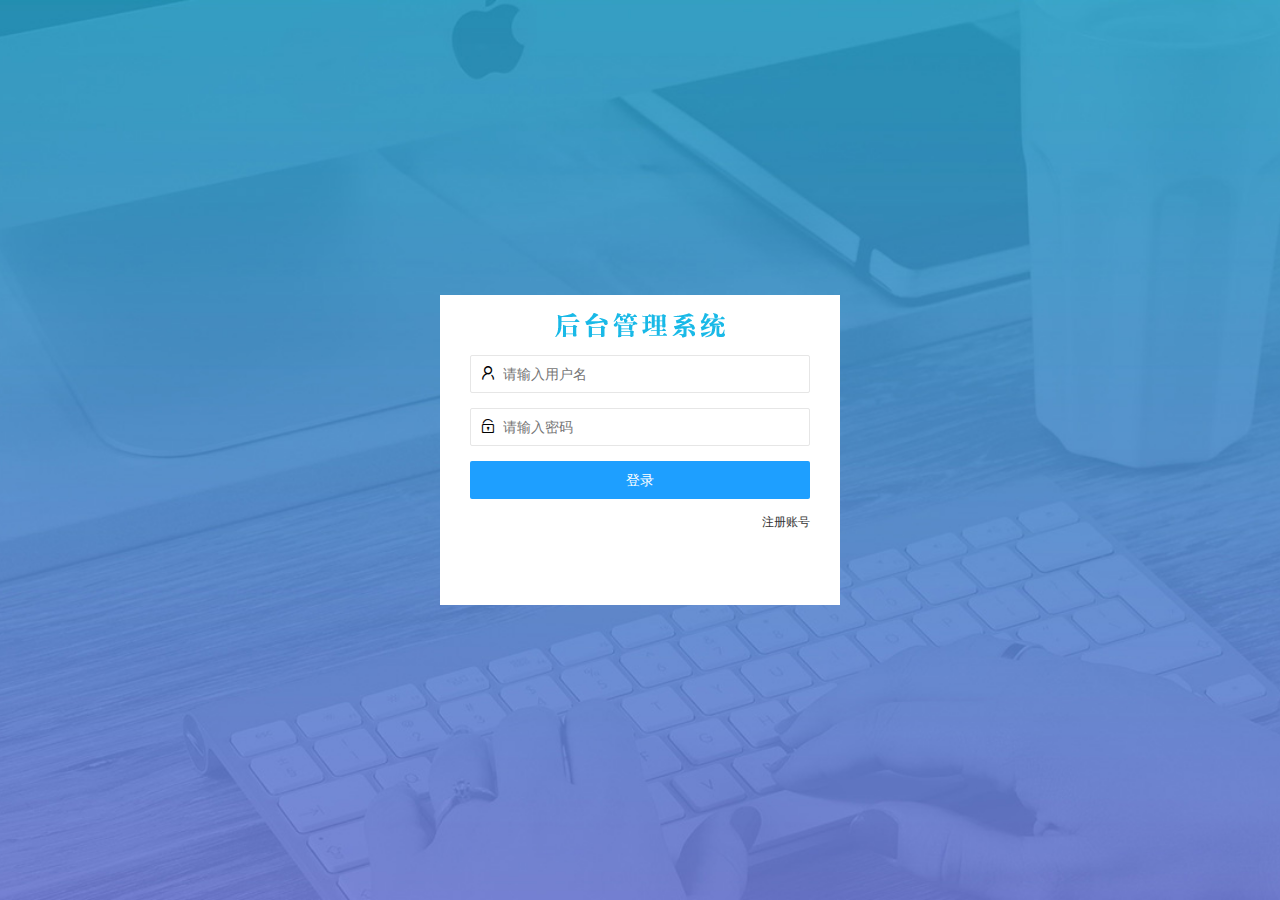
<file: login.html>
<!DOCTYPE html>
<html lang="en">

<head>
    <meta charset="UTF-8">
    <meta http-equiv="X-UA-Compatible" content="IE=edge">
    <meta name="viewport" content="width=device-width, initial-scale=1.0">
    <title>制衣后台管理系统</title>
    <link rel="stylesheet" href="./assets/lib/layui/css/layui.css">
    <link rel="stylesheet" href="./assets/css/login.css">
</head>

<body>
    <div class="loginBox">
        <div class="title-box"></div>
        <div class="login-box">
            <form class="layui-form" id="form_login">
                <div class="layui-form-item">
                    <i class="layui-icon layui-icon-username"></i>
                    <input type="text" name="username" lay-verify="required" autocomplete="off" placeholder="请输入用户名" class="layui-input">
                </div>
                <div class="layui-form-item">
                    <i class="layui-icon layui-icon-password"></i>
                    <input type="password" name="password" lay-verify="required|pass" autocomplete="off" placeholder="请输入密码" class="layui-input">
                </div>
                <div class="layui-form-item">
                    <button class="layui-btn layui-btn-fluid layui-btn-normal" lay-submit>登录</button>
                </div>
                <div class="layui-form-item links">
                    <a href="javascript:;" id="link_reg">注册账号</a>
                </div>
            </form>
        </div>





        <div class="reg-box ">
            <form class="layui-form" id="form_reg">
                <div class="layui-form-item">
                    <i class="layui-icon layui-icon-username"></i>
                    <input type="text" name="username" lay-verify="required" autocomplete="off" placeholder="请输入用户名" class="layui-input">
                </div>
                <div class="layui-form-item">
                    <i class="layui-icon layui-icon-password"></i>
                    <input type="password" name="password" lay-verify="required|pass" autocomplete="off" placeholder="请输入密码" class="layui-input">
                </div>
                <div class="layui-form-item">
                    <i class="layui-icon layui-icon-password"></i>
                    <input type="password" name="repassword" lay-verify="required|pass|repass" autocomplete="off" placeholder="请再次确认密码" class="layui-input">
                </div>
                <div class="layui-form-item">
                    <button class="layui-btn layui-btn-fluid layui-btn-normal" lay-submit>注册</button>
                </div>
                <div class="layui-form-item links">
                    <a href="javascript:;" id="link_login">登录账号</a>
                </div>

            </form>
        </div>
    </div>
    <script src="./assets/lib/layui/layui.all.js"></script>

    <script src="./assets/lib/jquery.js "></script>
    <script src="./assets/js/baseAPI.js"></script>
    <script src="./assets/js/login.js "></script>
</body>

</html>
</file>
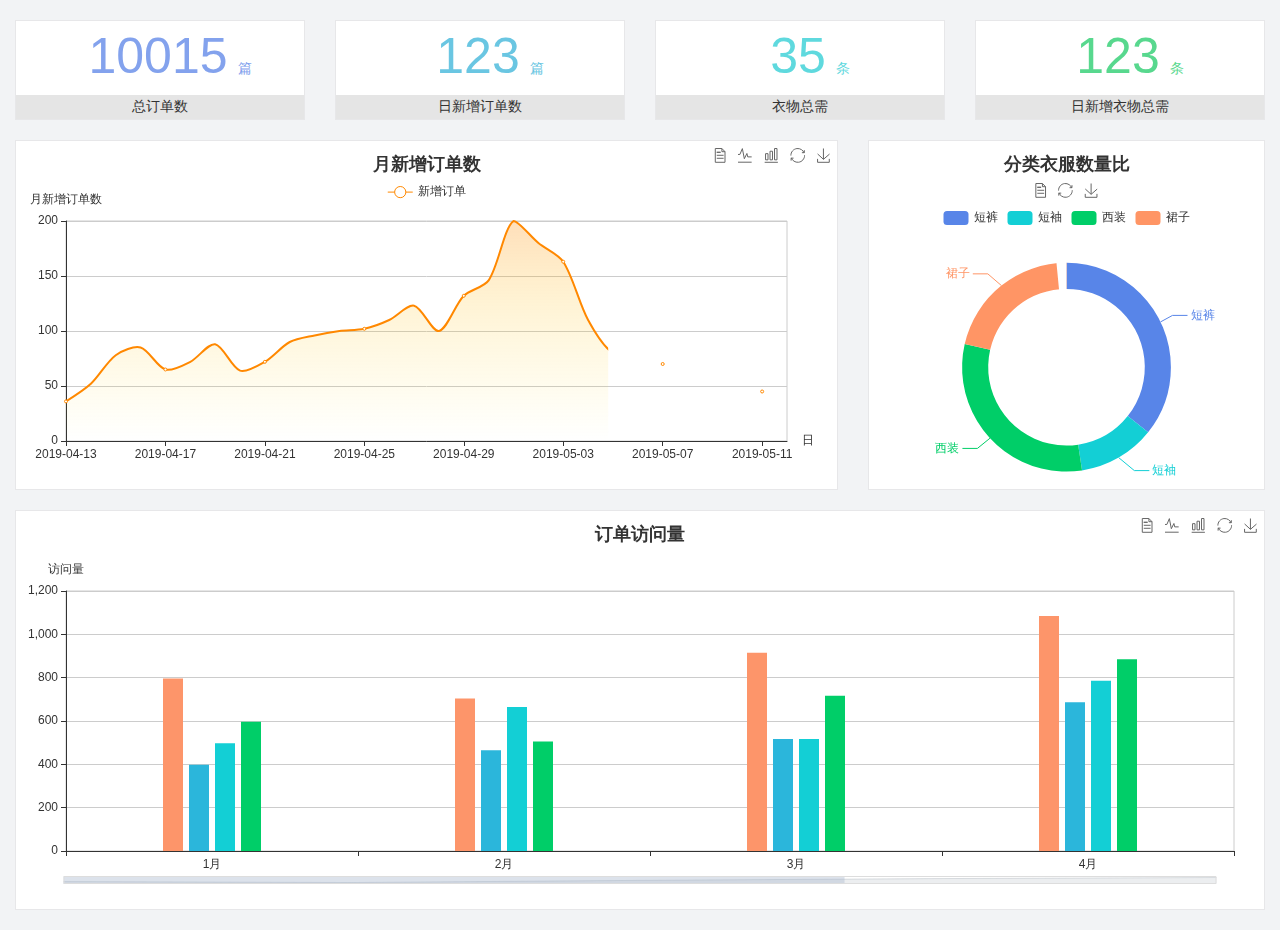
<file: home/dashboard.html>
<!DOCTYPE html>
<html lang="en">

<head>
    <meta charset="UTF-8">
    <meta name="viewport" content="width=device-width, initial-scale=1.0">
    <meta http-equiv="X-UA-Compatible" content="ie=edge">
    <title>图表统计</title>
    <link rel="stylesheet" href="../../assets/lib/bootstrap.css" />
    <link rel="stylesheet" href="../../assets/lib/main.css" />
    <script src="../../assets/lib/jquery.js"></script>
    <script type="text/javascript" src="../../assets/lib/echarts.min.js"></script>
</head>

<body>
    <div class="container-fluid">
        <div class="row spannel_list">
            <div class="col-sm-3 col-xs-6">
                <div class="spannel">
                    <em>10015</em><span>篇</span>
                    <b>总订单数</b>
                </div>
            </div>
            <div class="col-sm-3 col-xs-6">
                <div class="spannel scolor01">
                    <em>123</em><span>篇</span>
                    <b>日新增订单数</b>
                </div>
            </div>
            <div class="col-sm-3 col-xs-6">
                <div class="spannel scolor02">
                    <em>35</em><span>条</span>
                    <b>衣物总需</b>
                </div>
            </div>
            <div class="col-sm-3 col-xs-6">
                <div class="spannel scolor03">
                    <em>123</em><span>条</span>
                    <b>日新增衣物总需</b>
                </div>
            </div>
        </div>
    </div>

    <div class="container-fluid">
        <div class="row curve-pie">
            <div class="col-lg-8 col-md-8">
                <div class="gragh_pannel" id="curve_show"></div>
            </div>
            <div class="col-lg-4 col-md-4">
                <div class="gragh_pannel" id="pie_show"></div>
            </div>
        </div>
    </div>

    <div class="container-fluid">
        <div class="column_pannel" id="column_show"></div>
    </div>

    <script>
        var oChart = echarts.init(document.getElementById('curve_show'));
        var aList_all = [{
            'count': 36,
            'date': '2019-04-13'
        }, {
            'count': 52,
            'date': '2019-04-14'
        }, {
            'count': 78,
            'date': '2019-04-15'
        }, {
            'count': 85,
            'date': '2019-04-16'
        }, {
            'count': 65,
            'date': '2019-04-17'
        }, {
            'count': 72,
            'date': '2019-04-18'
        }, {
            'count': 88,
            'date': '2019-04-19'
        }, {
            'count': 64,
            'date': '2019-04-20'
        }, {
            'count': 72,
            'date': '2019-04-21'
        }, {
            'count': 90,
            'date': '2019-04-22'
        }, {
            'count': 96,
            'date': '2019-04-23'
        }, {
            'count': 100,
            'date': '2019-04-24'
        }, {
            'count': 102,
            'date': '2019-04-25'
        }, {
            'count': 110,
            'date': '2019-04-26'
        }, {
            'count': 123,
            'date': '2019-04-27'
        }, {
            'count': 100,
            'date': '2019-04-28'
        }, {
            'count': 132,
            'date': '2019-04-29'
        }, {
            'count': 146,
            'date': '2019-04-30'
        }, {
            'count': 200,
            'date': '2019-05-01'
        }, {
            'count': 180,
            'date': '2019-05-02'
        }, {
            'count': 163,
            'date': '2019-05-03'
        }, {
            'count': 110,
            'date': '2019-05-04'
        }, {
            'count': 80,
            'date': '2019-05-05'
        }, {
            'count': 82,
            'date': '2019-05-06'
        }, {
            'count': 70,
            'date': '2019-05-07'
        }, {
            'count': 65,
            'date': '2019-05-08'
        }, {
            'count': 54,
            'date': '2019-05-09'
        }, {
            'count': 40,
            'date': '2019-05-10'
        }, {
            'count': 45,
            'date': '2019-05-11'
        }, {
            'count': 38,
            'date': '2019-05-12'
        }, ];

        let aCount = [];
        let aDate = [];

        for (var i = 0; i < aList_all.length; i++) {
            aCount.push(aList_all[i].count);
            aDate.push(aList_all[i].date);
        }

        var chartopt = {
            title: {
                text: '月新增订单数',
                left: 'center',
                top: '10'
            },
            tooltip: {
                trigger: 'axis'
            },
            legend: {
                data: ['新增订单'],
                top: '40'
            },
            toolbox: {
                show: true,
                feature: {
                    mark: {
                        show: true
                    },
                    dataView: {
                        show: true,
                        readOnly: false
                    },
                    magicType: {
                        show: true,
                        type: ['line', 'bar']
                    },
                    restore: {
                        show: true
                    },
                    saveAsImage: {
                        show: true
                    }
                }
            },
            calculable: true,
            xAxis: [{
                name: '日',
                type: 'category',
                boundaryGap: false,
                data: aDate
            }],
            yAxis: [{
                name: '月新增订单数',
                type: 'value'
            }],
            series: [{
                name: '新增订单',
                type: 'line',
                smooth: true,
                itemStyle: {
                    normal: {
                        areaStyle: {
                            type: 'default'
                        },
                        color: '#f80'
                    },
                    lineStyle: {
                        color: '#f80'
                    }
                },
                data: aCount
            }],
            areaStyle: {
                normal: {
                    color: new echarts.graphic.LinearGradient(0, 0, 0, 1, [{
                        offset: 0,
                        color: 'rgba(255,136,0,0.39)'
                    }, {
                        offset: .34,
                        color: 'rgba(255,180,0,0.25)'
                    }, {
                        offset: 1,
                        color: 'rgba(255,222,0,0.00)'
                    }])

                }
            },
            grid: {
                show: true,
                x: 50,
                x2: 50,
                y: 80,
                height: 220
            }
        };

        oChart.setOption(chartopt);


        var oPie = echarts.init(document.getElementById('pie_show'));
        var oPieopt = {
            title: {
                top: 10,
                text: '分类衣服数量比',
                x: 'center'
            },
            tooltip: {
                trigger: 'item',
                formatter: "{a} <br/>{b} : {c} ({d}%)"
            },
            color: ['#5885e8', '#13cfd5', '#00ce68', '#ff9565'],
            legend: {
                x: 'center',
                top: 65,
                data: ['短裤', '短袖', '西装', '裙子']
            },
            toolbox: {
                show: true,
                x: 'center',
                top: 35,
                feature: {
                    mark: {
                        show: true
                    },
                    dataView: {
                        show: true,
                        readOnly: false
                    },
                    magicType: {
                        show: true,
                        type: ['pie', 'funnel'],
                        option: {
                            funnel: {
                                x: '25%',
                                width: '50%',
                                funnelAlign: 'left',
                                max: 1548
                            }
                        }
                    },
                    restore: {
                        show: true
                    },
                    saveAsImage: {
                        show: true
                    }
                }
            },
            calculable: true,
            series: [{
                name: '访问来源',
                type: 'pie',
                radius: ['45%', '60%'],
                center: ['50%', '65%'],
                data: [{
                    value: 300,
                    name: '短裤'
                }, {
                    value: 100,
                    name: '短袖'
                }, {
                    value: 260,
                    name: '西装'
                }, {
                    value: 180,
                    name: '裙子'
                }]
            }]
        };
        oPie.setOption(oPieopt);



        var oColumn = this.echarts.init(document.getElementById('column_show'));
        var oColumnopt = {
            title: {
                text: '订单访问量',
                left: 'center',
                top: '10'
            },
            tooltip: {
                trigger: 'axis'
            },
            legend: {
                data: ['短裤', '短袖', '西装', '裙子'],
                top: '40'
            },
            toolbox: {
                show: true,
                feature: {
                    mark: {
                        show: true
                    },
                    dataView: {
                        show: true,
                        readOnly: false
                    },
                    magicType: {
                        show: true,
                        type: ['line', 'bar']
                    },
                    restore: {
                        show: true
                    },
                    saveAsImage: {
                        show: true
                    }
                }
            },
            calculable: true,
            xAxis: [{
                type: 'category',
                data: ['1月', '2月', '3月', '4月', '5月']
            }],
            yAxis: [{
                name: '访问量',
                type: 'value'
            }],
            series: [{
                name: '奇趣事',
                type: 'bar',
                barWidth: 20,
                itemStyle: {
                    normal: {
                        areaStyle: {
                            type: 'default'
                        },
                        color: '#fd956a'
                    }
                },
                data: [800, 708, 920, 1090, 1200]
            }, {
                name: '会生活',
                type: 'bar',
                barWidth: 20,
                itemStyle: {
                    normal: {
                        areaStyle: {
                            type: 'default'
                        },
                        color: '#2bb6db'
                    }
                },
                data: [400, 468, 520, 690, 800]
            }, {
                name: '爱旅行',
                type: 'bar',
                barWidth: 20,
                itemStyle: {
                    normal: {
                        areaStyle: {
                            type: 'default'
                        },
                        color: '#13cfd5'
                    }
                },
                data: [500, 668, 520, 790, 900]
            }, {
                name: '趣美味',
                type: 'bar',
                barWidth: 20,
                itemStyle: {
                    normal: {
                        areaStyle: {
                            type: 'default'
                        },
                        color: '#00ce68'
                    }
                },
                data: [600, 508, 720, 890, 1000]
            }],
            grid: {
                show: true,
                x: 50,
                x2: 30,
                y: 80,
                height: 260
            },
            dataZoom: [ //给x轴设置滚动条
                {
                    start: 0, //默认为0
                    end: 100 - 1000 / 31, //默认为100
                    type: 'slider',
                    show: true,
                    xAxisIndex: [0],
                    handleSize: 0, //滑动条的 左右2个滑动条的大小
                    height: 8, //组件高度
                    left: 45, //左边的距离
                    right: 50, //右边的距离
                    bottom: 26, //右边的距离
                    handleColor: '#ddd', //h滑动图标的颜色
                    handleStyle: {
                        borderColor: "#cacaca",
                        borderWidth: "1",
                        shadowBlur: 2,
                        background: "#ddd",
                        shadowColor: "#ddd",
                    }
                }
            ]
        };
        oColumn.setOption(oColumnopt);
    </script>
</body>

</html>
</file>
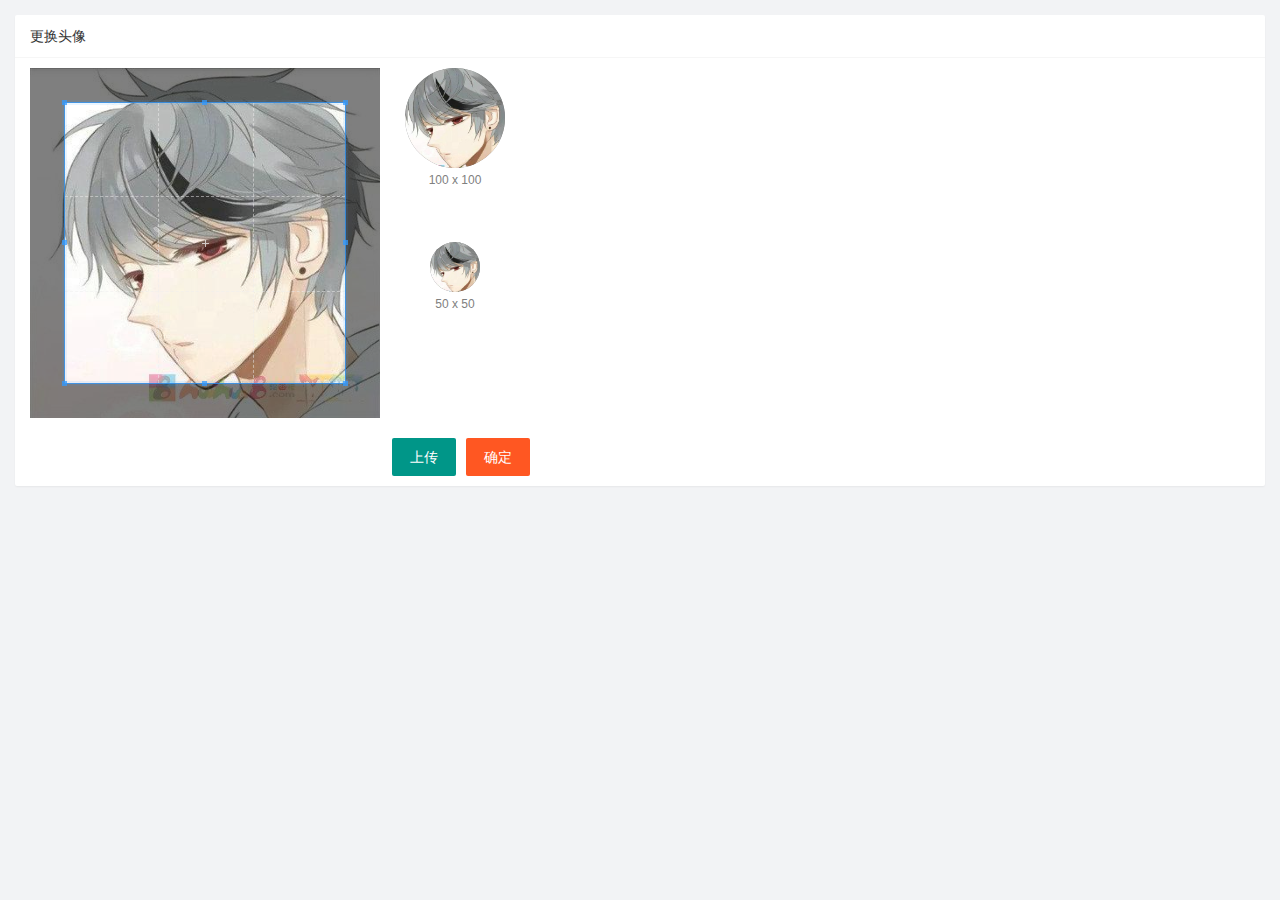
<file: user/user_avatar.html>
<!DOCTYPE html>
<html lang="en">

<head>
    <meta charset="UTF-8">
    <meta http-equiv="X-UA-Compatible" content="IE=edge">
    <meta name="viewport" content="width=device-width, initial-scale=1.0">
    <title>Document</title>
    <link rel="stylesheet" href="/assets/lib/layui/css/layui.css" />
    <link rel="stylesheet" href="/assets/lib/cropper/cropper.css" />
    <link rel="stylesheet" href="/assets/css/user/user_avatar.css" />

</head>

<body>
    <div class="layui-card">
        <div class="layui-card-header">更换头像</div>
        <div class="layui-card-body">
            <!-- 第一行的图片裁剪和预览区域 -->
            <div class="row1">
                <!-- 图片裁剪区域 -->
                <div class="cropper-box">
                    <!-- 这个 img 标签很重要，将来会把它初始化为裁剪区域 -->
                    <img id="image" src="/assets/images/sample.jpg" />
                </div>
                <!-- 图片的预览区域 -->
                <div class="preview-box">
                    <div>
                        <!-- 宽高为 100px 的预览区域 -->
                        <div class="img-preview w100"></div>
                        <p class="size">100 x 100</p>
                    </div>
                    <div>
                        <!-- 宽高为 50px 的预览区域 -->
                        <div class="img-preview w50"></div>
                        <p class="size">50 x 50</p>
                    </div>
                </div>
            </div>

            <!-- 第二行的按钮区域 -->
            <div class="row2">
                <input type="file" id="file" accept="image/png,image/jpeg" />
                <button type="button" class="layui-btn" id="btnChooseImage">上传</button>
                <button type="button" class="layui-btn layui-btn-danger" id="btnUpload">确定</button>
            </div>
        </div>
    </div>
    <script src="/assets/lib/layui/layui.all.js"></script>
    <script src="/assets/lib/jquery.js"></script>
    <script src="/assets/lib/cropper/Cropper.js"></script>
    <script src="/assets/lib/cropper/jquery-cropper.js"></script>
    <script src="/assets/js/baseAPI.js"></script>
    <script src="/assets/js/user/user_avatar.js"></script>
</body>

</html>
</file>
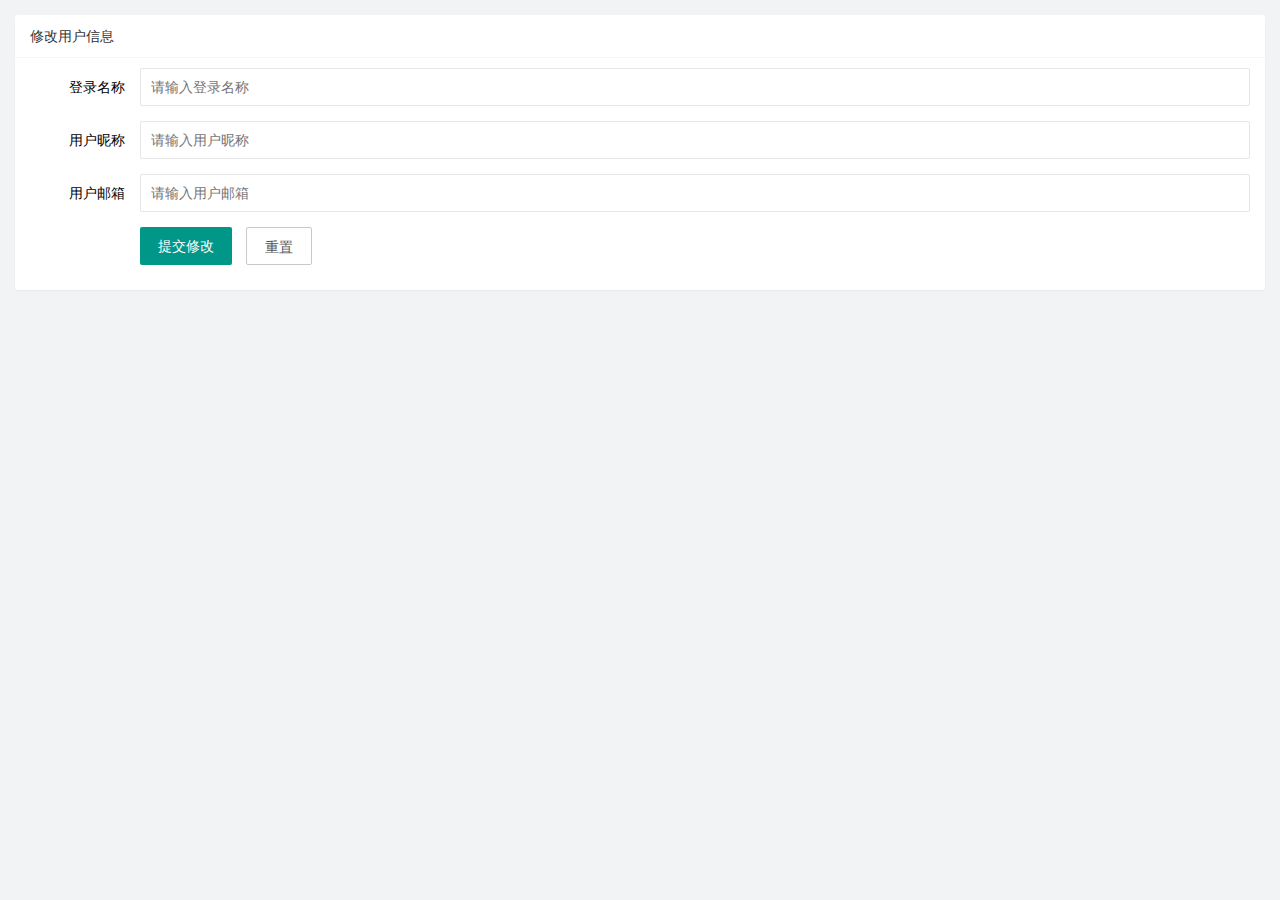
<file: user/user_info.html>
<!DOCTYPE html>
<html lang="en">

<head>
    <meta charset="UTF-8">
    <meta http-equiv="X-UA-Compatible" content="IE=edge">
    <meta name="viewport" content="width=device-width, initial-scale=1.0">
    <title>Document</title>
    <link rel="stylesheet" href="/assets/lib/layui/css/layui.css">
    <link rel="stylesheet" href="/assets/css/user/user_info.css">
</head>

<body>
    <div class="layui-card">
        <div class="layui-card-header">修改用户信息</div>
        <div class="layui-card-body">

            <form class="layui-form" lay-filter="formUserInfo" role="form">
                <input type="hidden" name="id">
                <div class="layui-form-item">
                    <label class="layui-form-label">登录名称</label>
                    <div class="layui-input-block">
                        <input type="text" name="username" required lay-verify="required" placeholder="请输入登录名称" autocomplete="off" class="layui-input" readonly/>
                    </div>
                </div>
                <div class="layui-form-item">
                    <label class="layui-form-label">用户昵称</label>
                    <div class="layui-input-block">
                        <input type="text" name="nickname" required lay-verify="required|nickname" placeholder="请输入用户昵称" autocomplete="off" class="layui-input">
                    </div>
                </div>
                <div class="layui-form-item">
                    <label class="layui-form-label">用户邮箱</label>
                    <div class="layui-input-block">
                        <input type="text" name="email" required lay-verify="required|email" placeholder="请输入用户邮箱" autocomplete="off" class="layui-input">
                    </div>
                </div>
                <div class="layui-form-item">
                    <div class="layui-input-block">
                        <button class="layui-btn" lay-submit lay-filter="formDemo">提交修改</button>
                        <button type="reset" class="layui-btn layui-btn-primary" id="btnReset">重置</button>
                    </div>
                </div>

            </form>
        </div>
    </div>
    <script src="/assets/lib/layui/layui.all.js"></script>
    <script src="/assets/lib/jquery.js"></script>
    <script src="/assets/js/baseAPI.js"></script>
    <script src="/assets/js/user/user_info.js"></script>
</body>

</html>
</file>
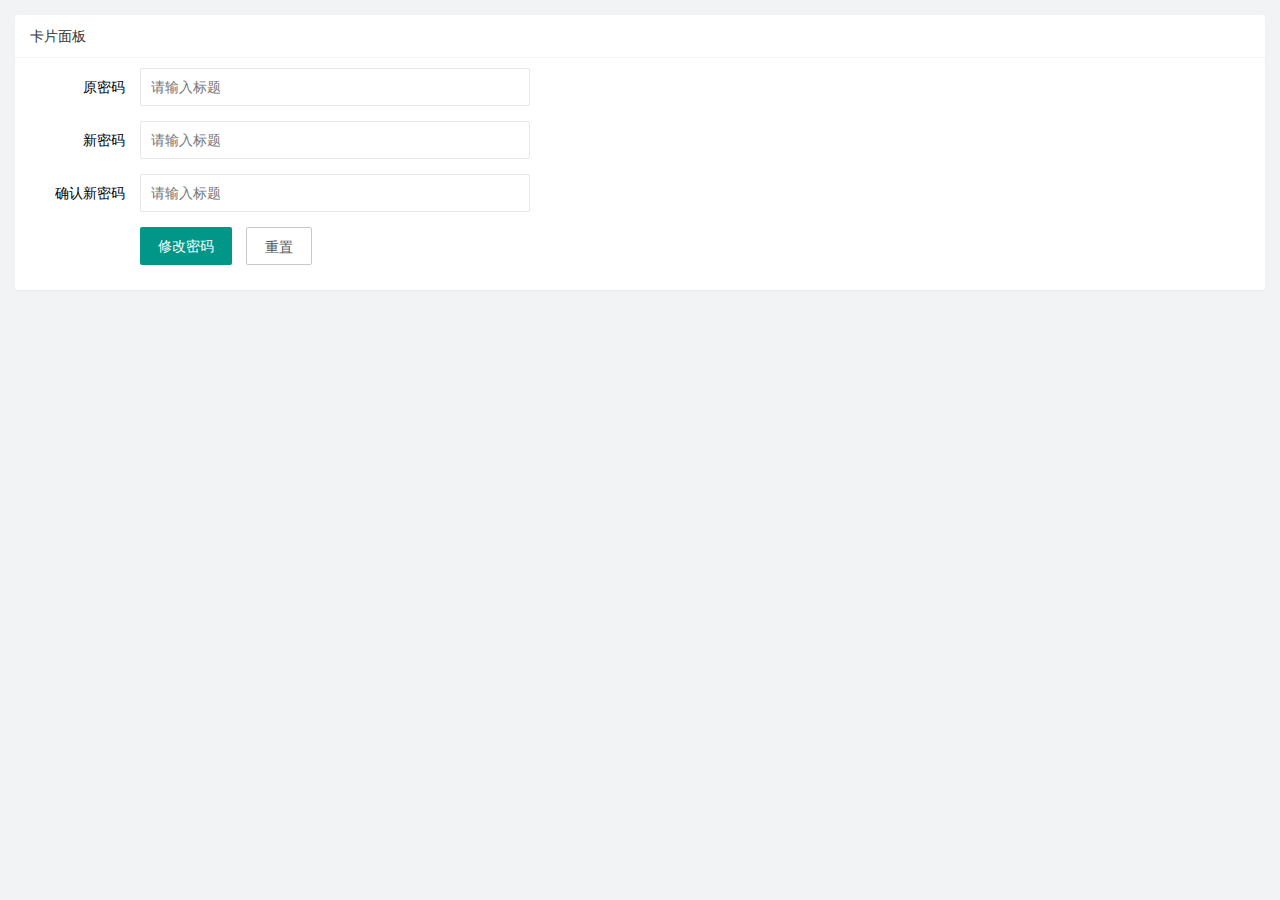
<file: user/user_pwd.html>
<!DOCTYPE html>
<html lang="en">

<head>
    <meta charset="UTF-8">
    <meta http-equiv="X-UA-Compatible" content="IE=edge">
    <meta name="viewport" content="width=device-width, initial-scale=1.0">
    <title>Document</title>
    <link rel="stylesheet" href="/assets/lib/layui/css/layui.css" />
    <link rel="stylesheet" href="/assets/css/user/user_pwd.css" />
</head>

<body>
    <div class="layui-card">
        <div class="layui-card-header">卡片面板</div>
        <div class="layui-card-body">
            <form class="layui-form" action="">
                <div class="layui-form-item">
                    <label class="layui-form-label">原密码</label>
                    <div class="layui-input-block">
                        <input type="password" name="oldPwd" required lay-verify="required|pwd" placeholder="请输入标题" autocomplete="off" class="layui-input">
                    </div>
                </div>
                <div class="layui-form-item">
                    <label class="layui-form-label">新密码</label>
                    <div class="layui-input-block">
                        <input type="password" name="newPwd" required lay-verify="required|pwd|samePwd" placeholder="请输入标题" autocomplete="off" class="layui-input">
                    </div>
                </div>
                <div class="layui-form-item">
                    <label class="layui-form-label">确认新密码</label>
                    <div class="layui-input-block">
                        <input type="password" name="rePwd" required lay-verify="required|pwd|samePwd|rePwd" placeholder="请输入标题" autocomplete="off" class="layui-input">
                    </div>
                </div>
                <div class="layui-form-item">
                    <div class="layui-input-block">
                        <button class="layui-btn" lay-submit lay-filter="formDemo">修改密码</button>
                        <button type="reset" class="layui-btn layui-btn-primary">重置</button>
                    </div>
                </div>
            </form>
        </div>
    </div>
    <script src="/assets/lib/layui/layui.all.js"></script>
    <script src="/assets/lib/jquery.js"></script>
    <script src="/assets/js/baseAPI.js"></script>
    <script src="/assets/js/user/user_pwd.js"></script>
</body>

</html>
</file>
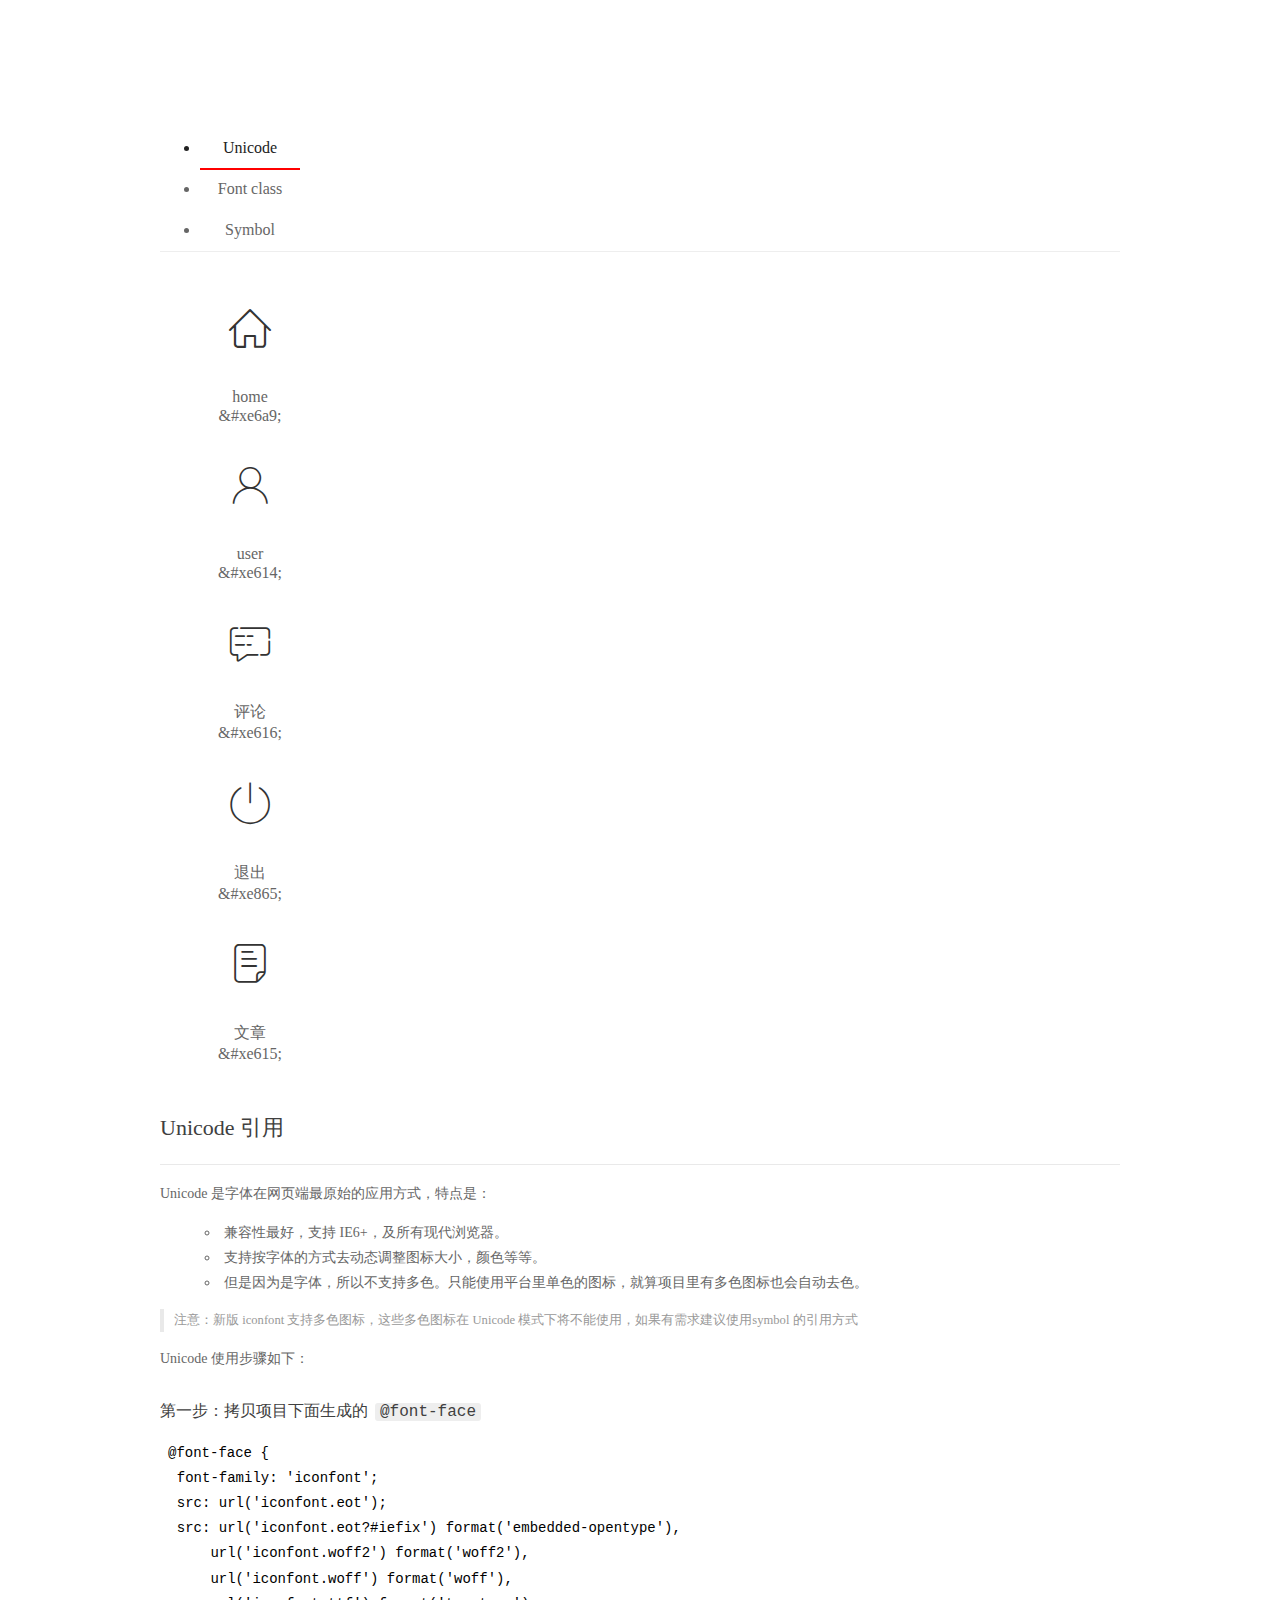
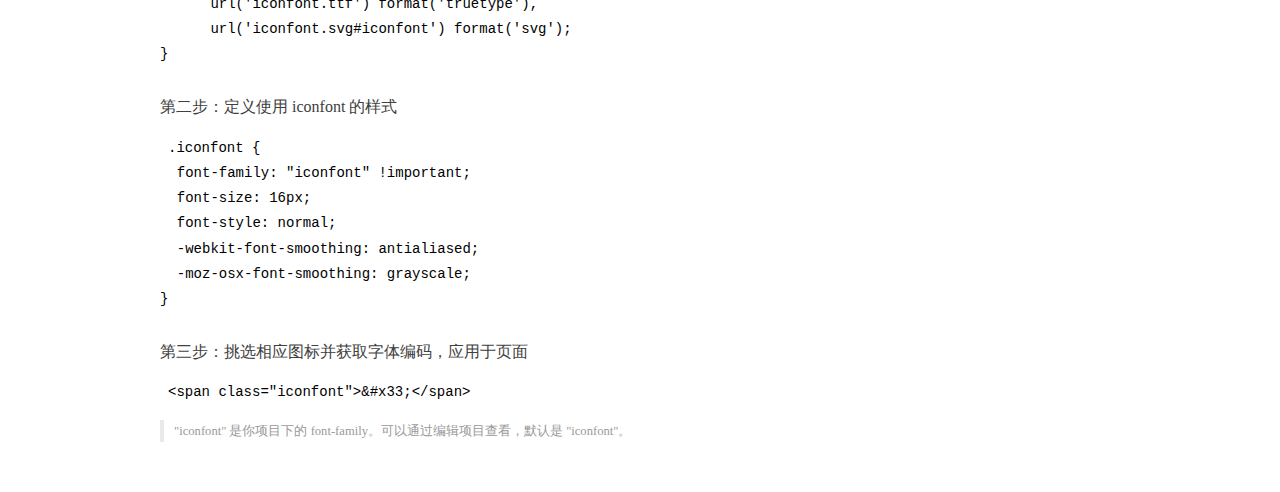
<file: assets/fonts/demo_index.html>
<!DOCTYPE html>
<html>
<head>
  <meta charset="utf-8"/>
  <title>IconFont Demo</title>
  <link rel="shortcut icon" href="https://gtms04.alicdn.com/tps/i4/TB1_oz6GVXXXXaFXpXXJDFnIXXX-64-64.ico" type="image/x-icon"/>
  <link rel="stylesheet" href="https://g.alicdn.com/thx/cube/1.3.2/cube.min.css">
  <link rel="stylesheet" href="demo.css">
  <link rel="stylesheet" href="iconfont.css">
  <script src="iconfont.js"></script>
  <!-- jQuery -->
  <script src="https://a1.alicdn.com/oss/uploads/2018/12/26/7bfddb60-08e8-11e9-9b04-53e73bb6408b.js"></script>
  <!-- 代码高亮 -->
  <script src="https://a1.alicdn.com/oss/uploads/2018/12/26/a3f714d0-08e6-11e9-8a15-ebf944d7534c.js"></script>
</head>
<body>
  <div class="main">
    <h1 class="logo"><a href="https://www.iconfont.cn/" title="iconfont 首页" target="_blank">&#xe86b;</a></h1>
    <div class="nav-tabs">
      <ul id="tabs" class="dib-box">
        <li class="dib active"><span>Unicode</span></li>
        <li class="dib"><span>Font class</span></li>
        <li class="dib"><span>Symbol</span></li>
      </ul>
      
    </div>
    <div class="tab-container">
      <div class="content unicode" style="display: block;">
          <ul class="icon_lists dib-box">
          
            <li class="dib">
              <span class="icon iconfont">&#xe6a9;</span>
                <div class="name">home</div>
                <div class="code-name">&amp;#xe6a9;</div>
              </li>
          
            <li class="dib">
              <span class="icon iconfont">&#xe614;</span>
                <div class="name">user</div>
                <div class="code-name">&amp;#xe614;</div>
              </li>
          
            <li class="dib">
              <span class="icon iconfont">&#xe616;</span>
                <div class="name">评论</div>
                <div class="code-name">&amp;#xe616;</div>
              </li>
          
            <li class="dib">
              <span class="icon iconfont">&#xe865;</span>
                <div class="name">退出</div>
                <div class="code-name">&amp;#xe865;</div>
              </li>
          
            <li class="dib">
              <span class="icon iconfont">&#xe615;</span>
                <div class="name">文章</div>
                <div class="code-name">&amp;#xe615;</div>
              </li>
          
          </ul>
          <div class="article markdown">
          <h2 id="unicode-">Unicode 引用</h2>
          <hr>

          <p>Unicode 是字体在网页端最原始的应用方式，特点是：</p>
          <ul>
            <li>兼容性最好，支持 IE6+，及所有现代浏览器。</li>
            <li>支持按字体的方式去动态调整图标大小，颜色等等。</li>
            <li>但是因为是字体，所以不支持多色。只能使用平台里单色的图标，就算项目里有多色图标也会自动去色。</li>
          </ul>
          <blockquote>
            <p>注意：新版 iconfont 支持多色图标，这些多色图标在 Unicode 模式下将不能使用，如果有需求建议使用symbol 的引用方式</p>
          </blockquote>
          <p>Unicode 使用步骤如下：</p>
          <h3 id="-font-face">第一步：拷贝项目下面生成的 <code>@font-face</code></h3>
<pre><code class="language-css"
>@font-face {
  font-family: 'iconfont';
  src: url('iconfont.eot');
  src: url('iconfont.eot?#iefix') format('embedded-opentype'),
      url('iconfont.woff2') format('woff2'),
      url('iconfont.woff') format('woff'),
      url('iconfont.ttf') format('truetype'),
      url('iconfont.svg#iconfont') format('svg');
}
</code></pre>
          <h3 id="-iconfont-">第二步：定义使用 iconfont 的样式</h3>
<pre><code class="language-css"
>.iconfont {
  font-family: "iconfont" !important;
  font-size: 16px;
  font-style: normal;
  -webkit-font-smoothing: antialiased;
  -moz-osx-font-smoothing: grayscale;
}
</code></pre>
          <h3 id="-">第三步：挑选相应图标并获取字体编码，应用于页面</h3>
<pre>
<code class="language-html"
>&lt;span class="iconfont"&gt;&amp;#x33;&lt;/span&gt;
</code></pre>
          <blockquote>
            <p>"iconfont" 是你项目下的 font-family。可以通过编辑项目查看，默认是 "iconfont"。</p>
          </blockquote>
          </div>
      </div>
      <div class="content font-class">
        <ul class="icon_lists dib-box">
          
          <li class="dib">
            <span class="icon iconfont icon-home"></span>
            <div class="name">
              home
            </div>
            <div class="code-name">.icon-home
            </div>
          </li>
          
          <li class="dib">
            <span class="icon iconfont icon-user"></span>
            <div class="name">
              user
            </div>
            <div class="code-name">.icon-user
            </div>
          </li>
          
          <li class="dib">
            <span class="icon iconfont icon-pinglun"></span>
            <div class="name">
              评论
            </div>
            <div class="code-name">.icon-pinglun
            </div>
          </li>
          
          <li class="dib">
            <span class="icon iconfont icon-tuichu"></span>
            <div class="name">
              退出
            </div>
            <div class="code-name">.icon-tuichu
            </div>
          </li>
          
          <li class="dib">
            <span class="icon iconfont icon-16"></span>
            <div class="name">
              文章
            </div>
            <div class="code-name">.icon-16
            </div>
          </li>
          
        </ul>
        <div class="article markdown">
        <h2 id="font-class-">font-class 引用</h2>
        <hr>

        <p>font-class 是 Unicode 使用方式的一种变种，主要是解决 Unicode 书写不直观，语意不明确的问题。</p>
        <p>与 Unicode 使用方式相比，具有如下特点：</p>
        <ul>
          <li>兼容性良好，支持 IE8+，及所有现代浏览器。</li>
          <li>相比于 Unicode 语意明确，书写更直观。可以很容易分辨这个 icon 是什么。</li>
          <li>因为使用 class 来定义图标，所以当要替换图标时，只需要修改 class 里面的 Unicode 引用。</li>
          <li>不过因为本质上还是使用的字体，所以多色图标还是不支持的。</li>
        </ul>
        <p>使用步骤如下：</p>
        <h3 id="-fontclass-">第一步：引入项目下面生成的 fontclass 代码：</h3>
<pre><code class="language-html">&lt;link rel="stylesheet" href="./iconfont.css"&gt;
</code></pre>
        <h3 id="-">第二步：挑选相应图标并获取类名，应用于页面：</h3>
<pre><code class="language-html">&lt;span class="iconfont icon-xxx"&gt;&lt;/span&gt;
</code></pre>
        <blockquote>
          <p>"
            iconfont" 是你项目下的 font-family。可以通过编辑项目查看，默认是 "iconfont"。</p>
        </blockquote>
      </div>
      </div>
      <div class="content symbol">
          <ul class="icon_lists dib-box">
          
            <li class="dib">
                <svg class="icon svg-icon" aria-hidden="true">
                  <use xlink:href="#icon-home"></use>
                </svg>
                <div class="name">home</div>
                <div class="code-name">#icon-home</div>
            </li>
          
            <li class="dib">
                <svg class="icon svg-icon" aria-hidden="true">
                  <use xlink:href="#icon-user"></use>
                </svg>
                <div class="name">user</div>
                <div class="code-name">#icon-user</div>
            </li>
          
            <li class="dib">
                <svg class="icon svg-icon" aria-hidden="true">
                  <use xlink:href="#icon-pinglun"></use>
                </svg>
                <div class="name">评论</div>
                <div class="code-name">#icon-pinglun</div>
            </li>
          
            <li class="dib">
                <svg class="icon svg-icon" aria-hidden="true">
                  <use xlink:href="#icon-tuichu"></use>
                </svg>
                <div class="name">退出</div>
                <div class="code-name">#icon-tuichu</div>
            </li>
          
            <li class="dib">
                <svg class="icon svg-icon" aria-hidden="true">
                  <use xlink:href="#icon-16"></use>
                </svg>
                <div class="name">文章</div>
                <div class="code-name">#icon-16</div>
            </li>
          
          </ul>
          <div class="article markdown">
          <h2 id="symbol-">Symbol 引用</h2>
          <hr>

          <p>这是一种全新的使用方式，应该说这才是未来的主流，也是平台目前推荐的用法。相关介绍可以参考这篇<a href="">文章</a>
            这种用法其实是做了一个 SVG 的集合，与另外两种相比具有如下特点：</p>
          <ul>
            <li>支持多色图标了，不再受单色限制。</li>
            <li>通过一些技巧，支持像字体那样，通过 <code>font-size</code>, <code>color</code> 来调整样式。</li>
            <li>兼容性较差，支持 IE9+，及现代浏览器。</li>
            <li>浏览器渲染 SVG 的性能一般，还不如 png。</li>
          </ul>
          <p>使用步骤如下：</p>
          <h3 id="-symbol-">第一步：引入项目下面生成的 symbol 代码：</h3>
<pre><code class="language-html">&lt;script src="./iconfont.js"&gt;&lt;/script&gt;
</code></pre>
          <h3 id="-css-">第二步：加入通用 CSS 代码（引入一次就行）：</h3>
<pre><code class="language-html">&lt;style&gt;
.icon {
  width: 1em;
  height: 1em;
  vertical-align: -0.15em;
  fill: currentColor;
  overflow: hidden;
}
&lt;/style&gt;
</code></pre>
          <h3 id="-">第三步：挑选相应图标并获取类名，应用于页面：</h3>
<pre><code class="language-html">&lt;svg class="icon" aria-hidden="true"&gt;
  &lt;use xlink:href="#icon-xxx"&gt;&lt;/use&gt;
&lt;/svg&gt;
</code></pre>
          </div>
      </div>

    </div>
  </div>
  <script>
  $(document).ready(function () {
      $('.tab-container .content:first').show()

      $('#tabs li').click(function (e) {
        var tabContent = $('.tab-container .content')
        var index = $(this).index()

        if ($(this).hasClass('active')) {
          return
        } else {
          $('#tabs li').removeClass('active')
          $(this).addClass('active')

          tabContent.hide().eq(index).fadeIn()
        }
      })
    })
  </script>
</body>
</html>
</file>
<file: assets/lib/layui/css/layui.css>
/** layui-v2.5.5 MIT License By https://www.layui.com */
 .layui-inline,img{display:inline-block;vertical-align:middle}h1,h2,h3,h4,h5,h6{font-weight:400}.layui-edge,.layui-header,.layui-inline,.layui-main{position:relative}.layui-body,.layui-edge,.layui-elip{overflow:hidden}.layui-btn,.layui-edge,.layui-inline,img{vertical-align:middle}.layui-btn,.layui-disabled,.layui-icon,.layui-unselect{-moz-user-select:none;-webkit-user-select:none;-ms-user-select:none}.layui-elip,.layui-form-checkbox span,.layui-form-pane .layui-form-label{text-overflow:ellipsis;white-space:nowrap}.layui-breadcrumb,.layui-tree-btnGroup{visibility:hidden}blockquote,body,button,dd,div,dl,dt,form,h1,h2,h3,h4,h5,h6,input,li,ol,p,pre,td,textarea,th,ul{margin:0;padding:0;-webkit-tap-highlight-color:rgba(0,0,0,0)}a:active,a:hover{outline:0}img{border:none}li{list-style:none}table{border-collapse:collapse;border-spacing:0}h4,h5,h6{font-size:100%}button,input,optgroup,option,select,textarea{font-family:inherit;font-size:inherit;font-style:inherit;font-weight:inherit;outline:0}pre{white-space:pre-wrap;white-space:-moz-pre-wrap;white-space:-pre-wrap;white-space:-o-pre-wrap;word-wrap:break-word}body{line-height:24px;font:14px Helvetica Neue,Helvetica,PingFang SC,Tahoma,Arial,sans-serif}hr{height:1px;margin:10px 0;border:0;clear:both}a{color:#333;text-decoration:none}a:hover{color:#777}a cite{font-style:normal;*cursor:pointer}.layui-border-box,.layui-border-box *{box-sizing:border-box}.layui-box,.layui-box *{box-sizing:content-box}.layui-clear{clear:both;*zoom:1}.layui-clear:after{content:'\20';clear:both;*zoom:1;display:block;height:0}.layui-inline{*display:inline;*zoom:1}.layui-edge{display:inline-block;width:0;height:0;border-width:6px;border-style:dashed;border-color:transparent}.layui-edge-top{top:-4px;border-bottom-color:#999;border-bottom-style:solid}.layui-edge-right{border-left-color:#999;border-left-style:solid}.layui-edge-bottom{top:2px;border-top-color:#999;border-top-style:solid}.layui-edge-left{border-right-color:#999;border-right-style:solid}.layui-disabled,.layui-disabled:hover{color:#d2d2d2!important;cursor:not-allowed!important}.layui-circle{border-radius:100%}.layui-show{display:block!important}.layui-hide{display:none!important}@font-face{font-family:layui-icon;src:url(../font/iconfont.eot?v=250);src:url(../font/iconfont.eot?v=250#iefix) format('embedded-opentype'),url(../font/iconfont.woff2?v=250) format('woff2'),url(../font/iconfont.woff?v=250) format('woff'),url(../font/iconfont.ttf?v=250) format('truetype'),url(../font/iconfont.svg?v=250#layui-icon) format('svg')}.layui-icon{font-family:layui-icon!important;font-size:16px;font-style:normal;-webkit-font-smoothing:antialiased;-moz-osx-font-smoothing:grayscale}.layui-icon-reply-fill:before{content:"\e611"}.layui-icon-set-fill:before{content:"\e614"}.layui-icon-menu-fill:before{content:"\e60f"}.layui-icon-search:before{content:"\e615"}.layui-icon-share:before{content:"\e641"}.layui-icon-set-sm:before{content:"\e620"}.layui-icon-engine:before{content:"\e628"}.layui-icon-close:before{content:"\1006"}.layui-icon-close-fill:before{content:"\1007"}.layui-icon-chart-screen:before{content:"\e629"}.layui-icon-star:before{content:"\e600"}.layui-icon-circle-dot:before{content:"\e617"}.layui-icon-chat:before{content:"\e606"}.layui-icon-release:before{content:"\e609"}.layui-icon-list:before{content:"\e60a"}.layui-icon-chart:before{content:"\e62c"}.layui-icon-ok-circle:before{content:"\1005"}.layui-icon-layim-theme:before{content:"\e61b"}.layui-icon-table:before{content:"\e62d"}.layui-icon-right:before{content:"\e602"}.layui-icon-left:before{content:"\e603"}.layui-icon-cart-simple:before{content:"\e698"}.layui-icon-face-cry:before{content:"\e69c"}.layui-icon-face-smile:before{content:"\e6af"}.layui-icon-survey:before{content:"\e6b2"}.layui-icon-tree:before{content:"\e62e"}.layui-icon-upload-circle:before{content:"\e62f"}.layui-icon-add-circle:before{content:"\e61f"}.layui-icon-download-circle:before{content:"\e601"}.layui-icon-templeate-1:before{content:"\e630"}.layui-icon-util:before{content:"\e631"}.layui-icon-face-surprised:before{content:"\e664"}.layui-icon-edit:before{content:"\e642"}.layui-icon-speaker:before{content:"\e645"}.layui-icon-down:before{content:"\e61a"}.layui-icon-file:before{content:"\e621"}.layui-icon-layouts:before{content:"\e632"}.layui-icon-rate-half:before{content:"\e6c9"}.layui-icon-add-circle-fine:before{content:"\e608"}.layui-icon-prev-circle:before{content:"\e633"}.layui-icon-read:before{content:"\e705"}.layui-icon-404:before{content:"\e61c"}.layui-icon-carousel:before{content:"\e634"}.layui-icon-help:before{content:"\e607"}.layui-icon-code-circle:before{content:"\e635"}.layui-icon-water:before{content:"\e636"}.layui-icon-username:before{content:"\e66f"}.layui-icon-find-fill:before{content:"\e670"}.layui-icon-about:before{content:"\e60b"}.layui-icon-location:before{content:"\e715"}.layui-icon-up:before{content:"\e619"}.layui-icon-pause:before{content:"\e651"}.layui-icon-date:before{content:"\e637"}.layui-icon-layim-uploadfile:before{content:"\e61d"}.layui-icon-delete:before{content:"\e640"}.layui-icon-play:before{content:"\e652"}.layui-icon-top:before{content:"\e604"}.layui-icon-friends:before{content:"\e612"}.layui-icon-refresh-3:before{content:"\e9aa"}.layui-icon-ok:before{content:"\e605"}.layui-icon-layer:before{content:"\e638"}.layui-icon-face-smile-fine:before{content:"\e60c"}.layui-icon-dollar:before{content:"\e659"}.layui-icon-group:before{content:"\e613"}.layui-icon-layim-download:before{content:"\e61e"}.layui-icon-picture-fine:before{content:"\e60d"}.layui-icon-link:before{content:"\e64c"}.layui-icon-diamond:before{content:"\e735"}.layui-icon-log:before{content:"\e60e"}.layui-icon-rate-solid:before{content:"\e67a"}.layui-icon-fonts-del:before{content:"\e64f"}.layui-icon-unlink:before{content:"\e64d"}.layui-icon-fonts-clear:before{content:"\e639"}.layui-icon-triangle-r:before{content:"\e623"}.layui-icon-circle:before{content:"\e63f"}.layui-icon-radio:before{content:"\e643"}.layui-icon-align-center:before{content:"\e647"}.layui-icon-align-right:before{content:"\e648"}.layui-icon-align-left:before{content:"\e649"}.layui-icon-loading-1:before{content:"\e63e"}.layui-icon-return:before{content:"\e65c"}.layui-icon-fonts-strong:before{content:"\e62b"}.layui-icon-upload:before{content:"\e67c"}.layui-icon-dialogue:before{content:"\e63a"}.layui-icon-video:before{content:"\e6ed"}.layui-icon-headset:before{content:"\e6fc"}.layui-icon-cellphone-fine:before{content:"\e63b"}.layui-icon-add-1:before{content:"\e654"}.layui-icon-face-smile-b:before{content:"\e650"}.layui-icon-fonts-html:before{content:"\e64b"}.layui-icon-form:before{content:"\e63c"}.layui-icon-cart:before{content:"\e657"}.layui-icon-camera-fill:before{content:"\e65d"}.layui-icon-tabs:before{content:"\e62a"}.layui-icon-fonts-code:before{content:"\e64e"}.layui-icon-fire:before{content:"\e756"}.layui-icon-set:before{content:"\e716"}.layui-icon-fonts-u:before{content:"\e646"}.layui-icon-triangle-d:before{content:"\e625"}.layui-icon-tips:before{content:"\e702"}.layui-icon-picture:before{content:"\e64a"}.layui-icon-more-vertical:before{content:"\e671"}.layui-icon-flag:before{content:"\e66c"}.layui-icon-loading:before{content:"\e63d"}.layui-icon-fonts-i:before{content:"\e644"}.layui-icon-refresh-1:before{content:"\e666"}.layui-icon-rmb:before{content:"\e65e"}.layui-icon-home:before{content:"\e68e"}.layui-icon-user:before{content:"\e770"}.layui-icon-notice:before{content:"\e667"}.layui-icon-login-weibo:before{content:"\e675"}.layui-icon-voice:before{content:"\e688"}.layui-icon-upload-drag:before{content:"\e681"}.layui-icon-login-qq:before{content:"\e676"}.layui-icon-snowflake:before{content:"\e6b1"}.layui-icon-file-b:before{content:"\e655"}.layui-icon-template:before{content:"\e663"}.layui-icon-auz:before{content:"\e672"}.layui-icon-console:before{content:"\e665"}.layui-icon-app:before{content:"\e653"}.layui-icon-prev:before{content:"\e65a"}.layui-icon-website:before{content:"\e7ae"}.layui-icon-next:before{content:"\e65b"}.layui-icon-component:before{content:"\e857"}.layui-icon-more:before{content:"\e65f"}.layui-icon-login-wechat:before{content:"\e677"}.layui-icon-shrink-right:before{content:"\e668"}.layui-icon-spread-left:before{content:"\e66b"}.layui-icon-camera:before{content:"\e660"}.layui-icon-note:before{content:"\e66e"}.layui-icon-refresh:before{content:"\e669"}.layui-icon-female:before{content:"\e661"}.layui-icon-male:before{content:"\e662"}.layui-icon-password:before{content:"\e673"}.layui-icon-senior:before{content:"\e674"}.layui-icon-theme:before{content:"\e66a"}.layui-icon-tread:before{content:"\e6c5"}.layui-icon-praise:before{content:"\e6c6"}.layui-icon-star-fill:before{content:"\e658"}.layui-icon-rate:before{content:"\e67b"}.layui-icon-template-1:before{content:"\e656"}.layui-icon-vercode:before{content:"\e679"}.layui-icon-cellphone:before{content:"\e678"}.layui-icon-screen-full:before{content:"\e622"}.layui-icon-screen-restore:before{content:"\e758"}.layui-icon-cols:before{content:"\e610"}.layui-icon-export:before{content:"\e67d"}.layui-icon-print:before{content:"\e66d"}.layui-icon-slider:before{content:"\e714"}.layui-icon-addition:before{content:"\e624"}.layui-icon-subtraction:before{content:"\e67e"}.layui-icon-service:before{content:"\e626"}.layui-icon-transfer:before{content:"\e691"}.layui-main{width:1140px;margin:0 auto}.layui-header{z-index:1000;height:60px}.layui-header a:hover{transition:all .5s;-webkit-transition:all .5s}.layui-side{position:fixed;left:0;top:0;bottom:0;z-index:999;width:200px;overflow-x:hidden}.layui-side-scroll{position:relative;width:220px;height:100%;overflow-x:hidden}.layui-body{position:absolute;left:200px;right:0;top:0;bottom:0;z-index:998;width:auto;overflow-y:auto;box-sizing:border-box}.layui-layout-body{overflow:hidden}.layui-layout-admin .layui-header{background-color:#23262E}.layui-layout-admin .layui-side{top:60px;width:200px;overflow-x:hidden}.layui-layout-admin .layui-body{position:fixed;top:60px;bottom:44px}.layui-layout-admin .layui-main{width:auto;margin:0 15px}.layui-layout-admin .layui-footer{position:fixed;left:200px;right:0;bottom:0;height:44px;line-height:44px;padding:0 15px;background-color:#eee}.layui-layout-admin .layui-logo{position:absolute;left:0;top:0;width:200px;height:100%;line-height:60px;text-align:center;color:#009688;font-size:16px}.layui-layout-admin .layui-header .layui-nav{background:0 0}.layui-layout-left{position:absolute!important;left:200px;top:0}.layui-layout-right{position:absolute!important;right:0;top:0}.layui-container{position:relative;margin:0 auto;padding:0 15px;box-sizing:border-box}.layui-fluid{position:relative;margin:0 auto;padding:0 15px}.layui-row:after,.layui-row:before{content:'';display:block;clear:both}.layui-col-lg1,.layui-col-lg10,.layui-col-lg11,.layui-col-lg12,.layui-col-lg2,.layui-col-lg3,.layui-col-lg4,.layui-col-lg5,.layui-col-lg6,.layui-col-lg7,.layui-col-lg8,.layui-col-lg9,.layui-col-md1,.layui-col-md10,.layui-col-md11,.layui-col-md12,.layui-col-md2,.layui-col-md3,.layui-col-md4,.layui-col-md5,.layui-col-md6,.layui-col-md7,.layui-col-md8,.layui-col-md9,.layui-col-sm1,.layui-col-sm10,.layui-col-sm11,.layui-col-sm12,.layui-col-sm2,.layui-col-sm3,.layui-col-sm4,.layui-col-sm5,.layui-col-sm6,.layui-col-sm7,.layui-col-sm8,.layui-col-sm9,.layui-col-xs1,.layui-col-xs10,.layui-col-xs11,.layui-col-xs12,.layui-col-xs2,.layui-col-xs3,.layui-col-xs4,.layui-col-xs5,.layui-col-xs6,.layui-col-xs7,.layui-col-xs8,.layui-col-xs9{position:relative;display:block;box-sizing:border-box}.layui-col-xs1,.layui-col-xs10,.layui-col-xs11,.layui-col-xs12,.layui-col-xs2,.layui-col-xs3,.layui-col-xs4,.layui-col-xs5,.layui-col-xs6,.layui-col-xs7,.layui-col-xs8,.layui-col-xs9{float:left}.layui-col-xs1{width:8.33333333%}.layui-col-xs2{width:16.66666667%}.layui-col-xs3{width:25%}.layui-col-xs4{width:33.33333333%}.layui-col-xs5{width:41.66666667%}.layui-col-xs6{width:50%}.layui-col-xs7{width:58.33333333%}.layui-col-xs8{width:66.66666667%}.layui-col-xs9{width:75%}.layui-col-xs10{width:83.33333333%}.layui-col-xs11{width:91.66666667%}.layui-col-xs12{width:100%}.layui-col-xs-offset1{margin-left:8.33333333%}.layui-col-xs-offset2{margin-left:16.66666667%}.layui-col-xs-offset3{margin-left:25%}.layui-col-xs-offset4{margin-left:33.33333333%}.layui-col-xs-offset5{margin-left:41.66666667%}.layui-col-xs-offset6{margin-left:50%}.layui-col-xs-offset7{margin-left:58.33333333%}.layui-col-xs-offset8{margin-left:66.66666667%}.layui-col-xs-offset9{margin-left:75%}.layui-col-xs-offset10{margin-left:83.33333333%}.layui-col-xs-offset11{margin-left:91.66666667%}.layui-col-xs-offset12{margin-left:100%}@media screen and (max-width:768px){.layui-hide-xs{display:none!important}.layui-show-xs-block{display:block!important}.layui-show-xs-inline{display:inline!important}.layui-show-xs-inline-block{display:inline-block!important}}@media screen and (min-width:768px){.layui-container{width:750px}.layui-hide-sm{display:none!important}.layui-show-sm-block{display:block!important}.layui-show-sm-inline{display:inline!important}.layui-show-sm-inline-block{display:inline-block!important}.layui-col-sm1,.layui-col-sm10,.layui-col-sm11,.layui-col-sm12,.layui-col-sm2,.layui-col-sm3,.layui-col-sm4,.layui-col-sm5,.layui-col-sm6,.layui-col-sm7,.layui-col-sm8,.layui-col-sm9{float:left}.layui-col-sm1{width:8.33333333%}.layui-col-sm2{width:16.66666667%}.layui-col-sm3{width:25%}.layui-col-sm4{width:33.33333333%}.layui-col-sm5{width:41.66666667%}.layui-col-sm6{width:50%}.layui-col-sm7{width:58.33333333%}.layui-col-sm8{width:66.66666667%}.layui-col-sm9{width:75%}.layui-col-sm10{width:83.33333333%}.layui-col-sm11{width:91.66666667%}.layui-col-sm12{width:100%}.layui-col-sm-offset1{margin-left:8.33333333%}.layui-col-sm-offset2{margin-left:16.66666667%}.layui-col-sm-offset3{margin-left:25%}.layui-col-sm-offset4{margin-left:33.33333333%}.layui-col-sm-offset5{margin-left:41.66666667%}.layui-col-sm-offset6{margin-left:50%}.layui-col-sm-offset7{margin-left:58.33333333%}.layui-col-sm-offset8{margin-left:66.66666667%}.layui-col-sm-offset9{margin-left:75%}.layui-col-sm-offset10{margin-left:83.33333333%}.layui-col-sm-offset11{margin-left:91.66666667%}.layui-col-sm-offset12{margin-left:100%}}@media screen and (min-width:992px){.layui-container{width:970px}.layui-hide-md{display:none!important}.layui-show-md-block{display:block!important}.layui-show-md-inline{display:inline!important}.layui-show-md-inline-block{display:inline-block!important}.layui-col-md1,.layui-col-md10,.layui-col-md11,.layui-col-md12,.layui-col-md2,.layui-col-md3,.layui-col-md4,.layui-col-md5,.layui-col-md6,.layui-col-md7,.layui-col-md8,.layui-col-md9{float:left}.layui-col-md1{width:8.33333333%}.layui-col-md2{width:16.66666667%}.layui-col-md3{width:25%}.layui-col-md4{width:33.33333333%}.layui-col-md5{width:41.66666667%}.layui-col-md6{width:50%}.layui-col-md7{width:58.33333333%}.layui-col-md8{width:66.66666667%}.layui-col-md9{width:75%}.layui-col-md10{width:83.33333333%}.layui-col-md11{width:91.66666667%}.layui-col-md12{width:100%}.layui-col-md-offset1{margin-left:8.33333333%}.layui-col-md-offset2{margin-left:16.66666667%}.layui-col-md-offset3{margin-left:25%}.layui-col-md-offset4{margin-left:33.33333333%}.layui-col-md-offset5{margin-left:41.66666667%}.layui-col-md-offset6{margin-left:50%}.layui-col-md-offset7{margin-left:58.33333333%}.layui-col-md-offset8{margin-left:66.66666667%}.layui-col-md-offset9{margin-left:75%}.layui-col-md-offset10{margin-left:83.33333333%}.layui-col-md-offset11{margin-left:91.66666667%}.layui-col-md-offset12{margin-left:100%}}@media screen and (min-width:1200px){.layui-container{width:1170px}.layui-hide-lg{display:none!important}.layui-show-lg-block{display:block!important}.layui-show-lg-inline{display:inline!important}.layui-show-lg-inline-block{display:inline-block!important}.layui-col-lg1,.layui-col-lg10,.layui-col-lg11,.layui-col-lg12,.layui-col-lg2,.layui-col-lg3,.layui-col-lg4,.layui-col-lg5,.layui-col-lg6,.layui-col-lg7,.layui-col-lg8,.layui-col-lg9{float:left}.layui-col-lg1{width:8.33333333%}.layui-col-lg2{width:16.66666667%}.layui-col-lg3{width:25%}.layui-col-lg4{width:33.33333333%}.layui-col-lg5{width:41.66666667%}.layui-col-lg6{width:50%}.layui-col-lg7{width:58.33333333%}.layui-col-lg8{width:66.66666667%}.layui-col-lg9{width:75%}.layui-col-lg10{width:83.33333333%}.layui-col-lg11{width:91.66666667%}.layui-col-lg12{width:100%}.layui-col-lg-offset1{margin-left:8.33333333%}.layui-col-lg-offset2{margin-left:16.66666667%}.layui-col-lg-offset3{margin-left:25%}.layui-col-lg-offset4{margin-left:33.33333333%}.layui-col-lg-offset5{margin-left:41.66666667%}.layui-col-lg-offset6{margin-left:50%}.layui-col-lg-offset7{margin-left:58.33333333%}.layui-col-lg-offset8{margin-left:66.66666667%}.layui-col-lg-offset9{margin-left:75%}.layui-col-lg-offset10{margin-left:83.33333333%}.layui-col-lg-offset11{margin-left:91.66666667%}.layui-col-lg-offset12{margin-left:100%}}.layui-col-space1{margin:-.5px}.layui-col-space1>*{padding:.5px}.layui-col-space3{margin:-1.5px}.layui-col-space3>*{padding:1.5px}.layui-col-space5{margin:-2.5px}.layui-col-space5>*{padding:2.5px}.layui-col-space8{margin:-3.5px}.layui-col-space8>*{padding:3.5px}.layui-col-space10{margin:-5px}.layui-col-space10>*{padding:5px}.layui-col-space12{margin:-6px}.layui-col-space12>*{padding:6px}.layui-col-space15{margin:-7.5px}.layui-col-space15>*{padding:7.5px}.layui-col-space18{margin:-9px}.layui-col-space18>*{padding:9px}.layui-col-space20{margin:-10px}.layui-col-space20>*{padding:10px}.layui-col-space22{margin:-11px}.layui-col-space22>*{padding:11px}.layui-col-space25{margin:-12.5px}.layui-col-space25>*{padding:12.5px}.layui-col-space30{margin:-15px}.layui-col-space30>*{padding:15px}.layui-btn,.layui-input,.layui-select,.layui-textarea,.layui-upload-button{outline:0;-webkit-appearance:none;transition:all .3s;-webkit-transition:all .3s;box-sizing:border-box}.layui-elem-quote{margin-bottom:10px;padding:15px;line-height:22px;border-left:5px solid #009688;border-radius:0 2px 2px 0;background-color:#f2f2f2}.layui-quote-nm{border-style:solid;border-width:1px 1px 1px 5px;background:0 0}.layui-elem-field{margin-bottom:10px;padding:0;border-width:1px;border-style:solid}.layui-elem-field legend{margin-left:20px;padding:0 10px;font-size:20px;font-weight:300}.layui-field-title{margin:10px 0 20px;border-width:1px 0 0}.layui-field-box{padding:10px 15px}.layui-field-title .layui-field-box{padding:10px 0}.layui-progress{position:relative;height:6px;border-radius:20px;background-color:#e2e2e2}.layui-progress-bar{position:absolute;left:0;top:0;width:0;max-width:100%;height:6px;border-radius:20px;text-align:right;background-color:#5FB878;transition:all .3s;-webkit-transition:all .3s}.layui-progress-big,.layui-progress-big .layui-progress-bar{height:18px;line-height:18px}.layui-progress-text{position:relative;top:-20px;line-height:18px;font-size:12px;color:#666}.layui-progress-big .layui-progress-text{position:static;padding:0 10px;color:#fff}.layui-collapse{border-width:1px;border-style:solid;border-radius:2px}.layui-colla-content,.layui-colla-item{border-top-width:1px;border-top-style:solid}.layui-colla-item:first-child{border-top:none}.layui-colla-title{position:relative;height:42px;line-height:42px;padding:0 15px 0 35px;color:#333;background-color:#f2f2f2;cursor:pointer;font-size:14px;overflow:hidden}.layui-colla-content{display:none;padding:10px 15px;line-height:22px;color:#666}.layui-colla-icon{position:absolute;left:15px;top:0;font-size:14px}.layui-card{margin-bottom:15px;border-radius:2px;background-color:#fff;box-shadow:0 1px 2px 0 rgba(0,0,0,.05)}.layui-card:last-child{margin-bottom:0}.layui-card-header{position:relative;height:42px;line-height:42px;padding:0 15px;border-bottom:1px solid #f6f6f6;color:#333;border-radius:2px 2px 0 0;font-size:14px}.layui-bg-black,.layui-bg-blue,.layui-bg-cyan,.layui-bg-green,.layui-bg-orange,.layui-bg-red{color:#fff!important}.layui-card-body{position:relative;padding:10px 15px;line-height:24px}.layui-card-body[pad15]{padding:15px}.layui-card-body[pad20]{padding:20px}.layui-card-body .layui-table{margin:5px 0}.layui-card .layui-tab{margin:0}.layui-panel-window{position:relative;padding:15px;border-radius:0;border-top:5px solid #E6E6E6;background-color:#fff}.layui-auxiliar-moving{position:fixed;left:0;right:0;top:0;bottom:0;width:100%;height:100%;background:0 0;z-index:9999999999}.layui-form-label,.layui-form-mid,.layui-form-select,.layui-input-block,.layui-input-inline,.layui-textarea{position:relative}.layui-bg-red{background-color:#FF5722!important}.layui-bg-orange{background-color:#FFB800!important}.layui-bg-green{background-color:#009688!important}.layui-bg-cyan{background-color:#2F4056!important}.layui-bg-blue{background-color:#1E9FFF!important}.layui-bg-black{background-color:#393D49!important}.layui-bg-gray{background-color:#eee!important;color:#666!important}.layui-badge-rim,.layui-colla-content,.layui-colla-item,.layui-collapse,.layui-elem-field,.layui-form-pane .layui-form-item[pane],.layui-form-pane .layui-form-label,.layui-input,.layui-layedit,.layui-layedit-tool,.layui-quote-nm,.layui-select,.layui-tab-bar,.layui-tab-card,.layui-tab-title,.layui-tab-title .layui-this:after,.layui-textarea{border-color:#e6e6e6}.layui-timeline-item:before,hr{background-color:#e6e6e6}.layui-text{line-height:22px;font-size:14px;color:#666}.layui-text h1,.layui-text h2,.layui-text h3{font-weight:500;color:#333}.layui-text h1{font-size:30px}.layui-text h2{font-size:24px}.layui-text h3{font-size:18px}.layui-text a:not(.layui-btn){color:#01AAED}.layui-text a:not(.layui-btn):hover{text-decoration:underline}.layui-text ul{padding:5px 0 5px 15px}.layui-text ul li{margin-top:5px;list-style-type:disc}.layui-text em,.layui-word-aux{color:#999!important;padding:0 5px!important}.layui-btn{display:inline-block;height:38px;line-height:38px;padding:0 18px;background-color:#009688;color:#fff;white-space:nowrap;text-align:center;font-size:14px;border:none;border-radius:2px;cursor:pointer}.layui-btn:hover{opacity:.8;filter:alpha(opacity=80);color:#fff}.layui-btn:active{opacity:1;filter:alpha(opacity=100)}.layui-btn+.layui-btn{margin-left:10px}.layui-btn-container{font-size:0}.layui-btn-container .layui-btn{margin-right:10px;margin-bottom:10px}.layui-btn-container .layui-btn+.layui-btn{margin-left:0}.layui-table .layui-btn-container .layui-btn{margin-bottom:9px}.layui-btn-radius{border-radius:100px}.layui-btn .layui-icon{margin-right:3px;font-size:18px;vertical-align:bottom;vertical-align:middle\9}.layui-btn-primary{border:1px solid #C9C9C9;background-color:#fff;color:#555}.layui-btn-primary:hover{border-color:#009688;color:#333}.layui-btn-normal{background-color:#1E9FFF}.layui-btn-warm{background-color:#FFB800}.layui-btn-danger{background-color:#FF5722}.layui-btn-checked{background-color:#5FB878}.layui-btn-disabled,.layui-btn-disabled:active,.layui-btn-disabled:hover{border:1px solid #e6e6e6;background-color:#FBFBFB;color:#C9C9C9;cursor:not-allowed;opacity:1}.layui-btn-lg{height:44px;line-height:44px;padding:0 25px;font-size:16px}.layui-btn-sm{height:30px;line-height:30px;padding:0 10px;font-size:12px}.layui-btn-sm i{font-size:16px!important}.layui-btn-xs{height:22px;line-height:22px;padding:0 5px;font-size:12px}.layui-btn-xs i{font-size:14px!important}.layui-btn-group{display:inline-block;vertical-align:middle;font-size:0}.layui-btn-group .layui-btn{margin-left:0!important;margin-right:0!important;border-left:1px solid rgba(255,255,255,.5);border-radius:0}.layui-btn-group .layui-btn-primary{border-left:none}.layui-btn-group .layui-btn-primary:hover{border-color:#C9C9C9;color:#009688}.layui-btn-group .layui-btn:first-child{border-left:none;border-radius:2px 0 0 2px}.layui-btn-group .layui-btn-primary:first-child{border-left:1px solid #c9c9c9}.layui-btn-group .layui-btn:last-child{border-radius:0 2px 2px 0}.layui-btn-group .layui-btn+.layui-btn{margin-left:0}.layui-btn-group+.layui-btn-group{margin-left:10px}.layui-btn-fluid{width:100%}.layui-input,.layui-select,.layui-textarea{height:38px;line-height:1.3;line-height:38px\9;border-width:1px;border-style:solid;background-color:#fff;border-radius:2px}.layui-input::-webkit-input-placeholder,.layui-select::-webkit-input-placeholder,.layui-textarea::-webkit-input-placeholder{line-height:1.3}.layui-input,.layui-textarea{display:block;width:100%;padding-left:10px}.layui-input:hover,.layui-textarea:hover{border-color:#D2D2D2!important}.layui-input:focus,.layui-textarea:focus{border-color:#C9C9C9!important}.layui-textarea{min-height:100px;height:auto;line-height:20px;padding:6px 10px;resize:vertical}.layui-select{padding:0 10px}.layui-form input[type=checkbox],.layui-form input[type=radio],.layui-form select{display:none}.layui-form [lay-ignore]{display:initial}.layui-form-item{margin-bottom:15px;clear:both;*zoom:1}.layui-form-item:after{content:'\20';clear:both;*zoom:1;display:block;height:0}.layui-form-label{float:left;display:block;padding:9px 15px;width:80px;font-weight:400;line-height:20px;text-align:right}.layui-form-label-col{display:block;float:none;padding:9px 0;line-height:20px;text-align:left}.layui-form-item .layui-inline{margin-bottom:5px;margin-right:10px}.layui-input-block{margin-left:110px;min-height:36px}.layui-input-inline{display:inline-block;vertical-align:middle}.layui-form-item .layui-input-inline{float:left;width:190px;margin-right:10px}.layui-form-text .layui-input-inline{width:auto}.layui-form-mid{float:left;display:block;padding:9px 0!important;line-height:20px;margin-right:10px}.layui-form-danger+.layui-form-select .layui-input,.layui-form-danger:focus{border-color:#FF5722!important}.layui-form-select .layui-input{padding-right:30px;cursor:pointer}.layui-form-select .layui-edge{position:absolute;right:10px;top:50%;margin-top:-3px;cursor:pointer;border-width:6px;border-top-color:#c2c2c2;border-top-style:solid;transition:all .3s;-webkit-transition:all .3s}.layui-form-select dl{display:none;position:absolute;left:0;top:42px;padding:5px 0;z-index:899;min-width:100%;border:1px solid #d2d2d2;max-height:300px;overflow-y:auto;background-color:#fff;border-radius:2px;box-shadow:0 2px 4px rgba(0,0,0,.12);box-sizing:border-box}.layui-form-select dl dd,.layui-form-select dl dt{padding:0 10px;line-height:36px;white-space:nowrap;overflow:hidden;text-overflow:ellipsis}.layui-form-select dl dt{font-size:12px;color:#999}.layui-form-select dl dd{cursor:pointer}.layui-form-select dl dd:hover{background-color:#f2f2f2;-webkit-transition:.5s all;transition:.5s all}.layui-form-select .layui-select-group dd{padding-left:20px}.layui-form-select dl dd.layui-select-tips{padding-left:10px!important;color:#999}.layui-form-select dl dd.layui-this{background-color:#5FB878;color:#fff}.layui-form-checkbox,.layui-form-select dl dd.layui-disabled{background-color:#fff}.layui-form-selected dl{display:block}.layui-form-checkbox,.layui-form-checkbox *,.layui-form-switch{display:inline-block;vertical-align:middle}.layui-form-selected .layui-edge{margin-top:-9px;-webkit-transform:rotate(180deg);transform:rotate(180deg);margin-top:-3px\9}:root .layui-form-selected .layui-edge{margin-top:-9px\0/IE9}.layui-form-selectup dl{top:auto;bottom:42px}.layui-select-none{margin:5px 0;text-align:center;color:#999}.layui-select-disabled .layui-disabled{border-color:#eee!important}.layui-select-disabled .layui-edge{border-top-color:#d2d2d2}.layui-form-checkbox{position:relative;height:30px;line-height:30px;margin-right:10px;padding-right:30px;cursor:pointer;font-size:0;-webkit-transition:.1s linear;transition:.1s linear;box-sizing:border-box}.layui-form-checkbox span{padding:0 10px;height:100%;font-size:14px;border-radius:2px 0 0 2px;background-color:#d2d2d2;color:#fff;overflow:hidden}.layui-form-checkbox:hover span{background-color:#c2c2c2}.layui-form-checkbox i{position:absolute;right:0;top:0;width:30px;height:28px;border:1px solid #d2d2d2;border-left:none;border-radius:0 2px 2px 0;color:#fff;font-size:20px;text-align:center}.layui-form-checkbox:hover i{border-color:#c2c2c2;color:#c2c2c2}.layui-form-checked,.layui-form-checked:hover{border-color:#5FB878}.layui-form-checked span,.layui-form-checked:hover span{background-color:#5FB878}.layui-form-checked i,.layui-form-checked:hover i{color:#5FB878}.layui-form-item .layui-form-checkbox{margin-top:4px}.layui-form-checkbox[lay-skin=primary]{height:auto!important;line-height:normal!important;min-width:18px;min-height:18px;border:none!important;margin-right:0;padding-left:28px;padding-right:0;background:0 0}.layui-form-checkbox[lay-skin=primary] span{padding-left:0;padding-right:15px;line-height:18px;background:0 0;color:#666}.layui-form-checkbox[lay-skin=primary] i{right:auto;left:0;width:16px;height:16px;line-height:16px;border:1px solid #d2d2d2;font-size:12px;border-radius:2px;background-color:#fff;-webkit-transition:.1s linear;transition:.1s linear}.layui-form-checkbox[lay-skin=primary]:hover i{border-color:#5FB878;color:#fff}.layui-form-checked[lay-skin=primary] i{border-color:#5FB878!important;background-color:#5FB878;color:#fff}.layui-checkbox-disbaled[lay-skin=primary] span{background:0 0!important;color:#c2c2c2}.layui-checkbox-disbaled[lay-skin=primary]:hover i{border-color:#d2d2d2}.layui-form-item .layui-form-checkbox[lay-skin=primary]{margin-top:10px}.layui-form-switch{position:relative;height:22px;line-height:22px;min-width:35px;padding:0 5px;margin-top:8px;border:1px solid #d2d2d2;border-radius:20px;cursor:pointer;background-color:#fff;-webkit-transition:.1s linear;transition:.1s linear}.layui-form-switch i{position:absolute;left:5px;top:3px;width:16px;height:16px;border-radius:20px;background-color:#d2d2d2;-webkit-transition:.1s linear;transition:.1s linear}.layui-form-switch em{position:relative;top:0;width:25px;margin-left:21px;padding:0!important;text-align:center!important;color:#999!important;font-style:normal!important;font-size:12px}.layui-form-onswitch{border-color:#5FB878;background-color:#5FB878}.layui-checkbox-disbaled,.layui-checkbox-disbaled i{border-color:#e2e2e2!important}.layui-form-onswitch i{left:100%;margin-left:-21px;background-color:#fff}.layui-form-onswitch em{margin-left:5px;margin-right:21px;color:#fff!important}.layui-checkbox-disbaled span{background-color:#e2e2e2!important}.layui-checkbox-disbaled:hover i{color:#fff!important}[lay-radio]{display:none}.layui-form-radio,.layui-form-radio *{display:inline-block;vertical-align:middle}.layui-form-radio{line-height:28px;margin:6px 10px 0 0;padding-right:10px;cursor:pointer;font-size:0}.layui-form-radio *{font-size:14px}.layui-form-radio>i{margin-right:8px;font-size:22px;color:#c2c2c2}.layui-form-radio>i:hover,.layui-form-radioed>i{color:#5FB878}.layui-radio-disbaled>i{color:#e2e2e2!important}.layui-form-pane .layui-form-label{width:110px;padding:8px 15px;height:38px;line-height:20px;border-width:1px;border-style:solid;border-radius:2px 0 0 2px;text-align:center;background-color:#FBFBFB;overflow:hidden;box-sizing:border-box}.layui-form-pane .layui-input-inline{margin-left:-1px}.layui-form-pane .layui-input-block{margin-left:110px;left:-1px}.layui-form-pane .layui-input{border-radius:0 2px 2px 0}.layui-form-pane .layui-form-text .layui-form-label{float:none;width:100%;border-radius:2px;box-sizing:border-box;text-align:left}.layui-form-pane .layui-form-text .layui-input-inline{display:block;margin:0;top:-1px;clear:both}.layui-form-pane .layui-form-text .layui-input-block{margin:0;left:0;top:-1px}.layui-form-pane .layui-form-text .layui-textarea{min-height:100px;border-radius:0 0 2px 2px}.layui-form-pane .layui-form-checkbox{margin:4px 0 4px 10px}.layui-form-pane .layui-form-radio,.layui-form-pane .layui-form-switch{margin-top:6px;margin-left:10px}.layui-form-pane .layui-form-item[pane]{position:relative;border-width:1px;border-style:solid}.layui-form-pane .layui-form-item[pane] .layui-form-label{position:absolute;left:0;top:0;height:100%;border-width:0 1px 0 0}.layui-form-pane .layui-form-item[pane] .layui-input-inline{margin-left:110px}@media screen and (max-width:450px){.layui-form-item .layui-form-label{text-overflow:ellipsis;overflow:hidden;white-space:nowrap}.layui-form-item .layui-inline{display:block;margin-right:0;margin-bottom:20px;clear:both}.layui-form-item .layui-inline:after{content:'\20';clear:both;display:block;height:0}.layui-form-item .layui-input-inline{display:block;float:none;left:-3px;width:auto;margin:0 0 10px 112px}.layui-form-item .layui-input-inline+.layui-form-mid{margin-left:110px;top:-5px;padding:0}.layui-form-item .layui-form-checkbox{margin-right:5px;margin-bottom:5px}}.layui-layedit{border-width:1px;border-style:solid;border-radius:2px}.layui-layedit-tool{padding:3px 5px;border-bottom-width:1px;border-bottom-style:solid;font-size:0}.layedit-tool-fixed{position:fixed;top:0;border-top:1px solid #e2e2e2}.layui-layedit-tool .layedit-tool-mid,.layui-layedit-tool .layui-icon{display:inline-block;vertical-align:middle;text-align:center;font-size:14px}.layui-layedit-tool .layui-icon{position:relative;width:32px;height:30px;line-height:30px;margin:3px 5px;color:#777;cursor:pointer;border-radius:2px}.layui-layedit-tool .layui-icon:hover{color:#393D49}.layui-layedit-tool .layui-icon:active{color:#000}.layui-layedit-tool .layedit-tool-active{background-color:#e2e2e2;color:#000}.layui-layedit-tool .layui-disabled,.layui-layedit-tool .layui-disabled:hover{color:#d2d2d2;cursor:not-allowed}.layui-layedit-tool .layedit-tool-mid{width:1px;height:18px;margin:0 10px;background-color:#d2d2d2}.layedit-tool-html{width:50px!important;font-size:30px!important}.layedit-tool-b,.layedit-tool-code,.layedit-tool-help{font-size:16px!important}.layedit-tool-d,.layedit-tool-face,.layedit-tool-image,.layedit-tool-unlink{font-size:18px!important}.layedit-tool-image input{position:absolute;font-size:0;left:0;top:0;width:100%;height:100%;opacity:.01;filter:Alpha(opacity=1);cursor:pointer}.layui-layedit-iframe iframe{display:block;width:100%}#LAY_layedit_code{overflow:hidden}.layui-laypage{display:inline-block;*display:inline;*zoom:1;vertical-align:middle;margin:10px 0;font-size:0}.layui-laypage>a:first-child,.layui-laypage>a:first-child em{border-radius:2px 0 0 2px}.layui-laypage>a:last-child,.layui-laypage>a:last-child em{border-radius:0 2px 2px 0}.layui-laypage>:first-child{margin-left:0!important}.layui-laypage>:last-child{margin-right:0!important}.layui-laypage a,.layui-laypage button,.layui-laypage input,.layui-laypage select,.layui-laypage span{border:1px solid #e2e2e2}.layui-laypage a,.layui-laypage span{display:inline-block;*display:inline;*zoom:1;vertical-align:middle;padding:0 15px;height:28px;line-height:28px;margin:0 -1px 5px 0;background-color:#fff;color:#333;font-size:12px}.layui-flow-more a *,.layui-laypage input,.layui-table-view select[lay-ignore]{display:inline-block}.layui-laypage a:hover{color:#009688}.layui-laypage em{font-style:normal}.layui-laypage .layui-laypage-spr{color:#999;font-weight:700}.layui-laypage a{text-decoration:none}.layui-laypage .layui-laypage-curr{position:relative}.layui-laypage .layui-laypage-curr em{position:relative;color:#fff}.layui-laypage .layui-laypage-curr .layui-laypage-em{position:absolute;left:-1px;top:-1px;padding:1px;width:100%;height:100%;background-color:#009688}.layui-laypage-em{border-radius:2px}.layui-laypage-next em,.layui-laypage-prev em{font-family:Sim sun;font-size:16px}.layui-laypage .layui-laypage-count,.layui-laypage .layui-laypage-limits,.layui-laypage .layui-laypage-refresh,.layui-laypage .layui-laypage-skip{margin-left:10px;margin-right:10px;padding:0;border:none}.layui-laypage .layui-laypage-limits,.layui-laypage .layui-laypage-refresh{vertical-align:top}.layui-laypage .layui-laypage-refresh i{font-size:18px;cursor:pointer}.layui-laypage select{height:22px;padding:3px;border-radius:2px;cursor:pointer}.layui-laypage .layui-laypage-skip{height:30px;line-height:30px;color:#999}.layui-laypage button,.layui-laypage input{height:30px;line-height:30px;border-radius:2px;vertical-align:top;background-color:#fff;box-sizing:border-box}.layui-laypage input{width:40px;margin:0 10px;padding:0 3px;text-align:center}.layui-laypage input:focus,.layui-laypage select:focus{border-color:#009688!important}.layui-laypage button{margin-left:10px;padding:0 10px;cursor:pointer}.layui-table,.layui-table-view{margin:10px 0}.layui-flow-more{margin:10px 0;text-align:center;color:#999;font-size:14px}.layui-flow-more a{height:32px;line-height:32px}.layui-flow-more a *{vertical-align:top}.layui-flow-more a cite{padding:0 20px;border-radius:3px;background-color:#eee;color:#333;font-style:normal}.layui-flow-more a cite:hover{opacity:.8}.layui-flow-more a i{font-size:30px;color:#737383}.layui-table{width:100%;background-color:#fff;color:#666}.layui-table tr{transition:all .3s;-webkit-transition:all .3s}.layui-table th{text-align:left;font-weight:400}.layui-table tbody tr:hover,.layui-table thead tr,.layui-table-click,.layui-table-header,.layui-table-hover,.layui-table-mend,.layui-table-patch,.layui-table-tool,.layui-table-total,.layui-table-total tr,.layui-table[lay-even] tr:nth-child(even){background-color:#f2f2f2}.layui-table td,.layui-table th,.layui-table-col-set,.layui-table-fixed-r,.layui-table-grid-down,.layui-table-header,.layui-table-page,.layui-table-tips-main,.layui-table-tool,.layui-table-total,.layui-table-view,.layui-table[lay-skin=line],.layui-table[lay-skin=row]{border-width:1px;border-style:solid;border-color:#e6e6e6}.layui-table td,.layui-table th{position:relative;padding:9px 15px;min-height:20px;line-height:20px;font-size:14px}.layui-table[lay-skin=line] td,.layui-table[lay-skin=line] th{border-width:0 0 1px}.layui-table[lay-skin=row] td,.layui-table[lay-skin=row] th{border-width:0 1px 0 0}.layui-table[lay-skin=nob] td,.layui-table[lay-skin=nob] th{border:none}.layui-table img{max-width:100px}.layui-table[lay-size=lg] td,.layui-table[lay-size=lg] th{padding:15px 30px}.layui-table-view .layui-table[lay-size=lg] .layui-table-cell{height:40px;line-height:40px}.layui-table[lay-size=sm] td,.layui-table[lay-size=sm] th{font-size:12px;padding:5px 10px}.layui-table-view .layui-table[lay-size=sm] .layui-table-cell{height:20px;line-height:20px}.layui-table[lay-data]{display:none}.layui-table-box{position:relative;overflow:hidden}.layui-table-view .layui-table{position:relative;width:auto;margin:0}.layui-table-view .layui-table[lay-skin=line]{border-width:0 1px 0 0}.layui-table-view .layui-table[lay-skin=row]{border-width:0 0 1px}.layui-table-view .layui-table td,.layui-table-view .layui-table th{padding:5px 0;border-top:none;border-left:none}.layui-table-view .layui-table th.layui-unselect .layui-table-cell span{cursor:pointer}.layui-table-view .layui-table td{cursor:default}.layui-table-view .layui-table td[data-edit=text]{cursor:text}.layui-table-view .layui-form-checkbox[lay-skin=primary] i{width:18px;height:18px}.layui-table-view .layui-form-radio{line-height:0;padding:0}.layui-table-view .layui-form-radio>i{margin:0;font-size:20px}.layui-table-init{position:absolute;left:0;top:0;width:100%;height:100%;text-align:center;z-index:110}.layui-table-init .layui-icon{position:absolute;left:50%;top:50%;margin:-15px 0 0 -15px;font-size:30px;color:#c2c2c2}.layui-table-header{border-width:0 0 1px;overflow:hidden}.layui-table-header .layui-table{margin-bottom:-1px}.layui-table-tool .layui-inline[lay-event]{position:relative;width:26px;height:26px;padding:5px;line-height:16px;margin-right:10px;text-align:center;color:#333;border:1px solid #ccc;cursor:pointer;-webkit-transition:.5s all;transition:.5s all}.layui-table-tool .layui-inline[lay-event]:hover{border:1px solid #999}.layui-table-tool-temp{padding-right:120px}.layui-table-tool-self{position:absolute;right:17px;top:10px}.layui-table-tool .layui-table-tool-self .layui-inline[lay-event]{margin:0 0 0 10px}.layui-table-tool-panel{position:absolute;top:29px;left:-1px;padding:5px 0;min-width:150px;min-height:40px;border:1px solid #d2d2d2;text-align:left;overflow-y:auto;background-color:#fff;box-shadow:0 2px 4px rgba(0,0,0,.12)}.layui-table-cell,.layui-table-tool-panel li{overflow:hidden;text-overflow:ellipsis;white-space:nowrap}.layui-table-tool-panel li{padding:0 10px;line-height:30px;-webkit-transition:.5s all;transition:.5s all}.layui-table-tool-panel li .layui-form-checkbox[lay-skin=primary]{width:100%;padding-left:28px}.layui-table-tool-panel li:hover{background-color:#f2f2f2}.layui-table-tool-panel li .layui-form-checkbox[lay-skin=primary] i{position:absolute;left:0;top:0}.layui-table-tool-panel li .layui-form-checkbox[lay-skin=primary] span{padding:0}.layui-table-tool .layui-table-tool-self .layui-table-tool-panel{left:auto;right:-1px}.layui-table-col-set{position:absolute;right:0;top:0;width:20px;height:100%;border-width:0 0 0 1px;background-color:#fff}.layui-table-sort{width:10px;height:20px;margin-left:5px;cursor:pointer!important}.layui-table-sort .layui-edge{position:absolute;left:5px;border-width:5px}.layui-table-sort .layui-table-sort-asc{top:3px;border-top:none;border-bottom-style:solid;border-bottom-color:#b2b2b2}.layui-table-sort .layui-table-sort-asc:hover{border-bottom-color:#666}.layui-table-sort .layui-table-sort-desc{bottom:5px;border-bottom:none;border-top-style:solid;border-top-color:#b2b2b2}.layui-table-sort .layui-table-sort-desc:hover{border-top-color:#666}.layui-table-sort[lay-sort=asc] .layui-table-sort-asc{border-bottom-color:#000}.layui-table-sort[lay-sort=desc] .layui-table-sort-desc{border-top-color:#000}.layui-table-cell{height:28px;line-height:28px;padding:0 15px;position:relative;box-sizing:border-box}.layui-table-cell .layui-form-checkbox[lay-skin=primary]{top:-1px;padding:0}.layui-table-cell .layui-table-link{color:#01AAED}.laytable-cell-checkbox,.laytable-cell-numbers,.laytable-cell-radio,.laytable-cell-space{padding:0;text-align:center}.layui-table-body{position:relative;overflow:auto;margin-right:-1px;margin-bottom:-1px}.layui-table-body .layui-none{line-height:26px;padding:15px;text-align:center;color:#999}.layui-table-fixed{position:absolute;left:0;top:0;z-index:101}.layui-table-fixed .layui-table-body{overflow:hidden}.layui-table-fixed-l{box-shadow:0 -1px 8px rgba(0,0,0,.08)}.layui-table-fixed-r{left:auto;right:-1px;border-width:0 0 0 1px;box-shadow:-1px 0 8px rgba(0,0,0,.08)}.layui-table-fixed-r .layui-table-header{position:relative;overflow:visible}.layui-table-mend{position:absolute;right:-49px;top:0;height:100%;width:50px}.layui-table-tool{position:relative;z-index:890;width:100%;min-height:50px;line-height:30px;padding:10px 15px;border-width:0 0 1px}.layui-table-tool .layui-btn-container{margin-bottom:-10px}.layui-table-page,.layui-table-total{border-width:1px 0 0;margin-bottom:-1px;overflow:hidden}.layui-table-page{position:relative;width:100%;padding:7px 7px 0;height:41px;font-size:12px;white-space:nowrap}.layui-table-page>div{height:26px}.layui-table-page .layui-laypage{margin:0}.layui-table-page .layui-laypage a,.layui-table-page .layui-laypage span{height:26px;line-height:26px;margin-bottom:10px;border:none;background:0 0}.layui-table-page .layui-laypage a,.layui-table-page .layui-laypage span.layui-laypage-curr{padding:0 12px}.layui-table-page .layui-laypage span{margin-left:0;padding:0}.layui-table-page .layui-laypage .layui-laypage-prev{margin-left:-7px!important}.layui-table-page .layui-laypage .layui-laypage-curr .layui-laypage-em{left:0;top:0;padding:0}.layui-table-page .layui-laypage button,.layui-table-page .layui-laypage input{height:26px;line-height:26px}.layui-table-page .layui-laypage input{width:40px}.layui-table-page .layui-laypage button{padding:0 10px}.layui-table-page select{height:18px}.layui-table-patch .layui-table-cell{padding:0;width:30px}.layui-table-edit{position:absolute;left:0;top:0;width:100%;height:100%;padding:0 14px 1px;border-radius:0;box-shadow:1px 1px 20px rgba(0,0,0,.15)}.layui-table-edit:focus{border-color:#5FB878!important}select.layui-table-edit{padding:0 0 0 10px;border-color:#C9C9C9}.layui-table-view .layui-form-checkbox,.layui-table-view .layui-form-radio,.layui-table-view .layui-form-switch{top:0;margin:0;box-sizing:content-box}.layui-table-view .layui-form-checkbox{top:-1px;height:26px;line-height:26px}.layui-table-view .layui-form-checkbox i{height:26px}.layui-table-grid .layui-table-cell{overflow:visible}.layui-table-grid-down{position:absolute;top:0;right:0;width:26px;height:100%;padding:5px 0;border-width:0 0 0 1px;text-align:center;background-color:#fff;color:#999;cursor:pointer}.layui-table-grid-down .layui-icon{position:absolute;top:50%;left:50%;margin:-8px 0 0 -8px}.layui-table-grid-down:hover{background-color:#fbfbfb}body .layui-table-tips .layui-layer-content{background:0 0;padding:0;box-shadow:0 1px 6px rgba(0,0,0,.12)}.layui-table-tips-main{margin:-44px 0 0 -1px;max-height:150px;padding:8px 15px;font-size:14px;overflow-y:scroll;background-color:#fff;color:#666}.layui-table-tips-c{position:absolute;right:-3px;top:-13px;width:20px;height:20px;padding:3px;cursor:pointer;background-color:#666;border-radius:50%;color:#fff}.layui-table-tips-c:hover{background-color:#777}.layui-table-tips-c:before{position:relative;right:-2px}.layui-upload-file{display:none!important;opacity:.01;filter:Alpha(opacity=1)}.layui-upload-drag,.layui-upload-form,.layui-upload-wrap{display:inline-block}.layui-upload-list{margin:10px 0}.layui-upload-choose{padding:0 10px;color:#999}.layui-upload-drag{position:relative;padding:30px;border:1px dashed #e2e2e2;background-color:#fff;text-align:center;cursor:pointer;color:#999}.layui-upload-drag .layui-icon{font-size:50px;color:#009688}.layui-upload-drag[lay-over]{border-color:#009688}.layui-upload-iframe{position:absolute;width:0;height:0;border:0;visibility:hidden}.layui-upload-wrap{position:relative;vertical-align:middle}.layui-upload-wrap .layui-upload-file{display:block!important;position:absolute;left:0;top:0;z-index:10;font-size:100px;width:100%;height:100%;opacity:.01;filter:Alpha(opacity=1);cursor:pointer}.layui-transfer-active,.layui-transfer-box{display:inline-block;vertical-align:middle}.layui-transfer-box,.layui-transfer-header,.layui-transfer-search{border-width:0;border-style:solid;border-color:#e6e6e6}.layui-transfer-box{position:relative;border-width:1px;width:200px;height:360px;border-radius:2px;background-color:#fff}.layui-transfer-box .layui-form-checkbox{width:100%;margin:0!important}.layui-transfer-header{height:38px;line-height:38px;padding:0 10px;border-bottom-width:1px}.layui-transfer-search{position:relative;padding:10px;border-bottom-width:1px}.layui-transfer-search .layui-input{height:32px;padding-left:30px;font-size:12px}.layui-transfer-search .layui-icon-search{position:absolute;left:20px;top:50%;margin-top:-8px;color:#666}.layui-transfer-active{margin:0 15px}.layui-transfer-active .layui-btn{display:block;margin:0;padding:0 15px;background-color:#5FB878;border-color:#5FB878;color:#fff}.layui-transfer-active .layui-btn-disabled{background-color:#FBFBFB;border-color:#e6e6e6;color:#C9C9C9}.layui-transfer-active .layui-btn:first-child{margin-bottom:15px}.layui-transfer-active .layui-btn .layui-icon{margin:0;font-size:14px!important}.layui-transfer-data{padding:5px 0;overflow:auto}.layui-transfer-data li{height:32px;line-height:32px;padding:0 10px}.layui-transfer-data li:hover{background-color:#f2f2f2;transition:.5s all}.layui-transfer-data .layui-none{padding:15px 10px;text-align:center;color:#999}.layui-nav{position:relative;padding:0 20px;background-color:#393D49;color:#fff;border-radius:2px;font-size:0;box-sizing:border-box}.layui-nav *{font-size:14px}.layui-nav .layui-nav-item{position:relative;display:inline-block;*display:inline;*zoom:1;vertical-align:middle;line-height:60px}.layui-nav .layui-nav-item a{display:block;padding:0 20px;color:#fff;color:rgba(255,255,255,.7);transition:all .3s;-webkit-transition:all .3s}.layui-nav .layui-this:after,.layui-nav-bar,.layui-nav-tree .layui-nav-itemed:after{position:absolute;left:0;top:0;width:0;height:5px;background-color:#5FB878;transition:all .2s;-webkit-transition:all .2s}.layui-nav-bar{z-index:1000}.layui-nav .layui-nav-item a:hover,.layui-nav .layui-this a{color:#fff}.layui-nav .layui-this:after{content:'';top:auto;bottom:0;width:100%}.layui-nav-img{width:30px;height:30px;margin-right:10px;border-radius:50%}.layui-nav .layui-nav-more{content:'';width:0;height:0;border-style:solid dashed dashed;border-color:#fff transparent transparent;overflow:hidden;cursor:pointer;transition:all .2s;-webkit-transition:all .2s;position:absolute;top:50%;right:3px;margin-top:-3px;border-width:6px;border-top-color:rgba(255,255,255,.7)}.layui-nav .layui-nav-mored,.layui-nav-itemed>a .layui-nav-more{margin-top:-9px;border-style:dashed dashed solid;border-color:transparent transparent #fff}.layui-nav-child{display:none;position:absolute;left:0;top:65px;min-width:100%;line-height:36px;padding:5px 0;box-shadow:0 2px 4px rgba(0,0,0,.12);border:1px solid #d2d2d2;background-color:#fff;z-index:100;border-radius:2px;white-space:nowrap}.layui-nav .layui-nav-child a{color:#333}.layui-nav .layui-nav-child a:hover{background-color:#f2f2f2;color:#000}.layui-nav-child dd{position:relative}.layui-nav .layui-nav-child dd.layui-this a,.layui-nav-child dd.layui-this{background-color:#5FB878;color:#fff}.layui-nav-child dd.layui-this:after{display:none}.layui-nav-tree{width:200px;padding:0}.layui-nav-tree .layui-nav-item{display:block;width:100%;line-height:45px}.layui-nav-tree .layui-nav-item a{position:relative;height:45px;line-height:45px;text-overflow:ellipsis;overflow:hidden;white-space:nowrap}.layui-nav-tree .layui-nav-item a:hover{background-color:#4E5465}.layui-nav-tree .layui-nav-bar{width:5px;height:0;background-color:#009688}.layui-nav-tree .layui-nav-child dd.layui-this,.layui-nav-tree .layui-nav-child dd.layui-this a,.layui-nav-tree .layui-this,.layui-nav-tree .layui-this>a,.layui-nav-tree .layui-this>a:hover{background-color:#009688;color:#fff}.layui-nav-tree .layui-this:after{display:none}.layui-nav-itemed>a,.layui-nav-tree .layui-nav-title a,.layui-nav-tree .layui-nav-title a:hover{color:#fff!important}.layui-nav-tree .layui-nav-child{position:relative;z-index:0;top:0;border:none;box-shadow:none}.layui-nav-tree .layui-nav-child a{height:40px;line-height:40px;color:#fff;color:rgba(255,255,255,.7)}.layui-nav-tree .layui-nav-child,.layui-nav-tree .layui-nav-child a:hover{background:0 0;color:#fff}.layui-nav-tree .layui-nav-more{right:10px}.layui-nav-itemed>.layui-nav-child{display:block;padding:0;background-color:rgba(0,0,0,.3)!important}.layui-nav-itemed>.layui-nav-child>.layui-this>.layui-nav-child{display:block}.layui-nav-side{position:fixed;top:0;bottom:0;left:0;overflow-x:hidden;z-index:999}.layui-bg-blue .layui-nav-bar,.layui-bg-blue .layui-nav-itemed:after,.layui-bg-blue .layui-this:after{background-color:#93D1FF}.layui-bg-blue .layui-nav-child dd.layui-this{background-color:#1E9FFF}.layui-bg-blue .layui-nav-itemed>a,.layui-nav-tree.layui-bg-blue .layui-nav-title a,.layui-nav-tree.layui-bg-blue .layui-nav-title a:hover{background-color:#007DDB!important}.layui-breadcrumb{font-size:0}.layui-breadcrumb>*{font-size:14px}.layui-breadcrumb a{color:#999!important}.layui-breadcrumb a:hover{color:#5FB878!important}.layui-breadcrumb a cite{color:#666;font-style:normal}.layui-breadcrumb span[lay-separator]{margin:0 10px;color:#999}.layui-tab{margin:10px 0;text-align:left!important}.layui-tab[overflow]>.layui-tab-title{overflow:hidden}.layui-tab-title{position:relative;left:0;height:40px;white-space:nowrap;font-size:0;border-bottom-width:1px;border-bottom-style:solid;transition:all .2s;-webkit-transition:all .2s}.layui-tab-title li{display:inline-block;*display:inline;*zoom:1;vertical-align:middle;font-size:14px;transition:all .2s;-webkit-transition:all .2s;position:relative;line-height:40px;min-width:65px;padding:0 15px;text-align:center;cursor:pointer}.layui-tab-title li a{display:block}.layui-tab-title .layui-this{color:#000}.layui-tab-title .layui-this:after{position:absolute;left:0;top:0;content:'';width:100%;height:41px;border-width:1px;border-style:solid;border-bottom-color:#fff;border-radius:2px 2px 0 0;box-sizing:border-box;pointer-events:none}.layui-tab-bar{position:absolute;right:0;top:0;z-index:10;width:30px;height:39px;line-height:39px;border-width:1px;border-style:solid;border-radius:2px;text-align:center;background-color:#fff;cursor:pointer}.layui-tab-bar .layui-icon{position:relative;display:inline-block;top:3px;transition:all .3s;-webkit-transition:all .3s}.layui-tab-item{display:none}.layui-tab-more{padding-right:30px;height:auto!important;white-space:normal!important}.layui-tab-more li.layui-this:after{border-bottom-color:#e2e2e2;border-radius:2px}.layui-tab-more .layui-tab-bar .layui-icon{top:-2px;top:3px\9;-webkit-transform:rotate(180deg);transform:rotate(180deg)}:root .layui-tab-more .layui-tab-bar .layui-icon{top:-2px\0/IE9}.layui-tab-content{padding:10px}.layui-tab-title li .layui-tab-close{position:relative;display:inline-block;width:18px;height:18px;line-height:20px;margin-left:8px;top:1px;text-align:center;font-size:14px;color:#c2c2c2;transition:all .2s;-webkit-transition:all .2s}.layui-tab-title li .layui-tab-close:hover{border-radius:2px;background-color:#FF5722;color:#fff}.layui-tab-brief>.layui-tab-title .layui-this{color:#009688}.layui-tab-brief>.layui-tab-more li.layui-this:after,.layui-tab-brief>.layui-tab-title .layui-this:after{border:none;border-radius:0;border-bottom:2px solid #5FB878}.layui-tab-brief[overflow]>.layui-tab-title .layui-this:after{top:-1px}.layui-tab-card{border-width:1px;border-style:solid;border-radius:2px;box-shadow:0 2px 5px 0 rgba(0,0,0,.1)}.layui-tab-card>.layui-tab-title{background-color:#f2f2f2}.layui-tab-card>.layui-tab-title li{margin-right:-1px;margin-left:-1px}.layui-tab-card>.layui-tab-title .layui-this{background-color:#fff}.layui-tab-card>.layui-tab-title .layui-this:after{border-top:none;border-width:1px;border-bottom-color:#fff}.layui-tab-card>.layui-tab-title .layui-tab-bar{height:40px;line-height:40px;border-radius:0;border-top:none;border-right:none}.layui-tab-card>.layui-tab-more .layui-this{background:0 0;color:#5FB878}.layui-tab-card>.layui-tab-more .layui-this:after{border:none}.layui-timeline{padding-left:5px}.layui-timeline-item{position:relative;padding-bottom:20px}.layui-timeline-axis{position:absolute;left:-5px;top:0;z-index:10;width:20px;height:20px;line-height:20px;background-color:#fff;color:#5FB878;border-radius:50%;text-align:center;cursor:pointer}.layui-timeline-axis:hover{color:#FF5722}.layui-timeline-item:before{content:'';position:absolute;left:5px;top:0;z-index:0;width:1px;height:100%}.layui-timeline-item:last-child:before{display:none}.layui-timeline-item:first-child:before{display:block}.layui-timeline-content{padding-left:25px}.layui-timeline-title{position:relative;margin-bottom:10px}.layui-badge,.layui-badge-dot,.layui-badge-rim{position:relative;display:inline-block;padding:0 6px;font-size:12px;text-align:center;background-color:#FF5722;color:#fff;border-radius:2px}.layui-badge{height:18px;line-height:18px}.layui-badge-dot{width:8px;height:8px;padding:0;border-radius:50%}.layui-badge-rim{height:18px;line-height:18px;border-width:1px;border-style:solid;background-color:#fff;color:#666}.layui-btn .layui-badge,.layui-btn .layui-badge-dot{margin-left:5px}.layui-nav .layui-badge,.layui-nav .layui-badge-dot{position:absolute;top:50%;margin:-8px 6px 0}.layui-tab-title .layui-badge,.layui-tab-title .layui-badge-dot{left:5px;top:-2px}.layui-carousel{position:relative;left:0;top:0;background-color:#f8f8f8}.layui-carousel>[carousel-item]{position:relative;width:100%;height:100%;overflow:hidden}.layui-carousel>[carousel-item]:before{position:absolute;content:'\e63d';left:50%;top:50%;width:100px;line-height:20px;margin:-10px 0 0 -50px;text-align:center;color:#c2c2c2;font-family:layui-icon!important;font-size:30px;font-style:normal;-webkit-font-smoothing:antialiased;-moz-osx-font-smoothing:grayscale}.layui-carousel>[carousel-item]>*{display:none;position:absolute;left:0;top:0;width:100%;height:100%;background-color:#f8f8f8;transition-duration:.3s;-webkit-transition-duration:.3s}.layui-carousel-updown>*{-webkit-transition:.3s ease-in-out up;transition:.3s ease-in-out up}.layui-carousel-arrow{display:none\9;opacity:0;position:absolute;left:10px;top:50%;margin-top:-18px;width:36px;height:36px;line-height:36px;text-align:center;font-size:20px;border:0;border-radius:50%;background-color:rgba(0,0,0,.2);color:#fff;-webkit-transition-duration:.3s;transition-duration:.3s;cursor:pointer}.layui-carousel-arrow[lay-type=add]{left:auto!important;right:10px}.layui-carousel:hover .layui-carousel-arrow[lay-type=add],.layui-carousel[lay-arrow=always] .layui-carousel-arrow[lay-type=add]{right:20px}.layui-carousel[lay-arrow=always] .layui-carousel-arrow{opacity:1;left:20px}.layui-carousel[lay-arrow=none] .layui-carousel-arrow{display:none}.layui-carousel-arrow:hover,.layui-carousel-ind ul:hover{background-color:rgba(0,0,0,.35)}.layui-carousel:hover .layui-carousel-arrow{display:block\9;opacity:1;left:20px}.layui-carousel-ind{position:relative;top:-35px;width:100%;line-height:0!important;text-align:center;font-size:0}.layui-carousel[lay-indicator=outside]{margin-bottom:30px}.layui-carousel[lay-indicator=outside] .layui-carousel-ind{top:10px}.layui-carousel[lay-indicator=outside] .layui-carousel-ind ul{background-color:rgba(0,0,0,.5)}.layui-carousel[lay-indicator=none] .layui-carousel-ind{display:none}.layui-carousel-ind ul{display:inline-block;padding:5px;background-color:rgba(0,0,0,.2);border-radius:10px;-webkit-transition-duration:.3s;transition-duration:.3s}.layui-carousel-ind li{display:inline-block;width:10px;height:10px;margin:0 3px;font-size:14px;background-color:#e2e2e2;background-color:rgba(255,255,255,.5);border-radius:50%;cursor:pointer;-webkit-transition-duration:.3s;transition-duration:.3s}.layui-carousel-ind li:hover{background-color:rgba(255,255,255,.7)}.layui-carousel-ind li.layui-this{background-color:#fff}.layui-carousel>[carousel-item]>.layui-carousel-next,.layui-carousel>[carousel-item]>.layui-carousel-prev,.layui-carousel>[carousel-item]>.layui-this{display:block}.layui-carousel>[carousel-item]>.layui-this{left:0}.layui-carousel>[carousel-item]>.layui-carousel-prev{left:-100%}.layui-carousel>[carousel-item]>.layui-carousel-next{left:100%}.layui-carousel>[carousel-item]>.layui-carousel-next.layui-carousel-left,.layui-carousel>[carousel-item]>.layui-carousel-prev.layui-carousel-right{left:0}.layui-carousel>[carousel-item]>.layui-this.layui-carousel-left{left:-100%}.layui-carousel>[carousel-item]>.layui-this.layui-carousel-right{left:100%}.layui-carousel[lay-anim=updown] .layui-carousel-arrow{left:50%!important;top:20px;margin:0 0 0 -18px}.layui-carousel[lay-anim=updown]>[carousel-item]>*,.layui-carousel[lay-anim=fade]>[carousel-item]>*{left:0!important}.layui-carousel[lay-anim=updown] .layui-carousel-arrow[lay-type=add]{top:auto!important;bottom:20px}.layui-carousel[lay-anim=updown] .layui-carousel-ind{position:absolute;top:50%;right:20px;width:auto;height:auto}.layui-carousel[lay-anim=updown] .layui-carousel-ind ul{padding:3px 5px}.layui-carousel[lay-anim=updown] .layui-carousel-ind li{display:block;margin:6px 0}.layui-carousel[lay-anim=updown]>[carousel-item]>.layui-this{top:0}.layui-carousel[lay-anim=updown]>[carousel-item]>.layui-carousel-prev{top:-100%}.layui-carousel[lay-anim=updown]>[carousel-item]>.layui-carousel-next{top:100%}.layui-carousel[lay-anim=updown]>[carousel-item]>.layui-carousel-next.layui-carousel-left,.layui-carousel[lay-anim=updown]>[carousel-item]>.layui-carousel-prev.layui-carousel-right{top:0}.layui-carousel[lay-anim=updown]>[carousel-item]>.layui-this.layui-carousel-left{top:-100%}.layui-carousel[lay-anim=updown]>[carousel-item]>.layui-this.layui-carousel-right{top:100%}.layui-carousel[lay-anim=fade]>[carousel-item]>.layui-carousel-next,.layui-carousel[lay-anim=fade]>[carousel-item]>.layui-carousel-prev{opacity:0}.layui-carousel[lay-anim=fade]>[carousel-item]>.layui-carousel-next.layui-carousel-left,.layui-carousel[lay-anim=fade]>[carousel-item]>.layui-carousel-prev.layui-carousel-right{opacity:1}.layui-carousel[lay-anim=fade]>[carousel-item]>.layui-this.layui-carousel-left,.layui-carousel[lay-anim=fade]>[carousel-item]>.layui-this.layui-carousel-right{opacity:0}.layui-fixbar{position:fixed;right:15px;bottom:15px;z-index:999999}.layui-fixbar li{width:50px;height:50px;line-height:50px;margin-bottom:1px;text-align:center;cursor:pointer;font-size:30px;background-color:#9F9F9F;color:#fff;border-radius:2px;opacity:.95}.layui-fixbar li:hover{opacity:.85}.layui-fixbar li:active{opacity:1}.layui-fixbar .layui-fixbar-top{display:none;font-size:40px}body .layui-util-face{border:none;background:0 0}body .layui-util-face .layui-layer-content{padding:0;background-color:#fff;color:#666;box-shadow:none}.layui-util-face .layui-layer-TipsG{display:none}.layui-util-face ul{position:relative;width:372px;padding:10px;border:1px solid #D9D9D9;background-color:#fff;box-shadow:0 0 20px rgba(0,0,0,.2)}.layui-util-face ul li{cursor:pointer;float:left;border:1px solid #e8e8e8;height:22px;width:26px;overflow:hidden;margin:-1px 0 0 -1px;padding:4px 2px;text-align:center}.layui-util-face ul li:hover{position:relative;z-index:2;border:1px solid #eb7350;background:#fff9ec}.layui-code{position:relative;margin:10px 0;padding:15px;line-height:20px;border:1px solid #ddd;border-left-width:6px;background-color:#F2F2F2;color:#333;font-family:Courier New;font-size:12px}.layui-rate,.layui-rate *{display:inline-block;vertical-align:middle}.layui-rate{padding:10px 5px 10px 0;font-size:0}.layui-rate li i.layui-icon{font-size:20px;color:#FFB800;margin-right:5px;transition:all .3s;-webkit-transition:all .3s}.layui-rate li i:hover{cursor:pointer;transform:scale(1.12);-webkit-transform:scale(1.12)}.layui-rate[readonly] li i:hover{cursor:default;transform:scale(1)}.layui-colorpicker{width:26px;height:26px;border:1px solid #e6e6e6;padding:5px;border-radius:2px;line-height:24px;display:inline-block;cursor:pointer;transition:all .3s;-webkit-transition:all .3s}.layui-colorpicker:hover{border-color:#d2d2d2}.layui-colorpicker.layui-colorpicker-lg{width:34px;height:34px;line-height:32px}.layui-colorpicker.layui-colorpicker-sm{width:24px;height:24px;line-height:22px}.layui-colorpicker.layui-colorpicker-xs{width:22px;height:22px;line-height:20px}.layui-colorpicker-trigger-bgcolor{display:block;background:url([data-uri]);border-radius:2px}.layui-colorpicker-trigger-span{display:block;height:100%;box-sizing:border-box;border:1px solid rgba(0,0,0,.15);border-radius:2px;text-align:center}.layui-colorpicker-trigger-i{display:inline-block;color:#FFF;font-size:12px}.layui-colorpicker-trigger-i.layui-icon-close{color:#999}.layui-colorpicker-main{position:absolute;z-index:66666666;width:280px;padding:7px;background:#FFF;border:1px solid #d2d2d2;border-radius:2px;box-shadow:0 2px 4px rgba(0,0,0,.12)}.layui-colorpicker-main-wrapper{height:180px;position:relative}.layui-colorpicker-basis{width:260px;height:100%;position:relative}.layui-colorpicker-basis-white{width:100%;height:100%;position:absolute;top:0;left:0;background:linear-gradient(90deg,#FFF,hsla(0,0%,100%,0))}.layui-colorpicker-basis-black{width:100%;height:100%;position:absolute;top:0;left:0;background:linear-gradient(0deg,#000,transparent)}.layui-colorpicker-basis-cursor{width:10px;height:10px;border:1px solid #FFF;border-radius:50%;position:absolute;top:-3px;right:-3px;cursor:pointer}.layui-colorpicker-side{position:absolute;top:0;right:0;width:12px;height:100%;background:linear-gradient(red,#FF0,#0F0,#0FF,#00F,#F0F,red)}.layui-colorpicker-side-slider{width:100%;height:5px;box-shadow:0 0 1px #888;box-sizing:border-box;background:#FFF;border-radius:1px;border:1px solid #f0f0f0;cursor:pointer;position:absolute;left:0}.layui-colorpicker-main-alpha{display:none;height:12px;margin-top:7px;background:url([data-uri])}.layui-colorpicker-alpha-bgcolor{height:100%;position:relative}.layui-colorpicker-alpha-slider{width:5px;height:100%;box-shadow:0 0 1px #888;box-sizing:border-box;background:#FFF;border-radius:1px;border:1px solid #f0f0f0;cursor:pointer;position:absolute;top:0}.layui-colorpicker-main-pre{padding-top:7px;font-size:0}.layui-colorpicker-pre{width:20px;height:20px;border-radius:2px;display:inline-block;margin-left:6px;margin-bottom:7px;cursor:pointer}.layui-colorpicker-pre:nth-child(11n+1){margin-left:0}.layui-colorpicker-pre-isalpha{background:url([data-uri])}.layui-colorpicker-pre.layui-this{box-shadow:0 0 3px 2px rgba(0,0,0,.15)}.layui-colorpicker-pre>div{height:100%;border-radius:2px}.layui-colorpicker-main-input{text-align:right;padding-top:7px}.layui-colorpicker-main-input .layui-btn-container .layui-btn{margin:0 0 0 10px}.layui-colorpicker-main-input div.layui-inline{float:left;margin-right:10px;font-size:14px}.layui-colorpicker-main-input input.layui-input{width:150px;height:30px;color:#666}.layui-slider{height:4px;background:#e2e2e2;border-radius:3px;position:relative;cursor:pointer}.layui-slider-bar{border-radius:3px;position:absolute;height:100%}.layui-slider-step{position:absolute;top:0;width:4px;height:4px;border-radius:50%;background:#FFF;-webkit-transform:translateX(-50%);transform:translateX(-50%)}.layui-slider-wrap{width:36px;height:36px;position:absolute;top:-16px;-webkit-transform:translateX(-50%);transform:translateX(-50%);z-index:10;text-align:center}.layui-slider-wrap-btn{width:12px;height:12px;border-radius:50%;background:#FFF;display:inline-block;vertical-align:middle;cursor:pointer;transition:.3s}.layui-slider-wrap:after{content:"";height:100%;display:inline-block;vertical-align:middle}.layui-slider-wrap-btn.layui-slider-hover,.layui-slider-wrap-btn:hover{transform:scale(1.2)}.layui-slider-wrap-btn.layui-disabled:hover{transform:scale(1)!important}.layui-slider-tips{position:absolute;top:-42px;z-index:66666666;white-space:nowrap;display:none;-webkit-transform:translateX(-50%);transform:translateX(-50%);color:#FFF;background:#000;border-radius:3px;height:25px;line-height:25px;padding:0 10px}.layui-slider-tips:after{content:'';position:absolute;bottom:-12px;left:50%;margin-left:-6px;width:0;height:0;border-width:6px;border-style:solid;border-color:#000 transparent transparent}.layui-slider-input{width:70px;height:32px;border:1px solid #e6e6e6;border-radius:3px;font-size:16px;line-height:32px;position:absolute;right:0;top:-15px}.layui-slider-input-btn{display:none;position:absolute;top:0;right:0;width:20px;height:100%;border-left:1px solid #d2d2d2}.layui-slider-input-btn i{cursor:pointer;position:absolute;right:0;bottom:0;width:20px;height:50%;font-size:12px;line-height:16px;text-align:center;color:#999}.layui-slider-input-btn i:first-child{top:0;border-bottom:1px solid #d2d2d2}.layui-slider-input-txt{height:100%;font-size:14px}.layui-slider-input-txt input{height:100%;border:none}.layui-slider-input-btn i:hover{color:#009688}.layui-slider-vertical{width:4px;margin-left:34px}.layui-slider-vertical .layui-slider-bar{width:4px}.layui-slider-vertical .layui-slider-step{top:auto;left:0;-webkit-transform:translateY(50%);transform:translateY(50%)}.layui-slider-vertical .layui-slider-wrap{top:auto;left:-16px;-webkit-transform:translateY(50%);transform:translateY(50%)}.layui-slider-vertical .layui-slider-tips{top:auto;left:2px}@media \0screen{.layui-slider-wrap-btn{margin-left:-20px}.layui-slider-vertical .layui-slider-wrap-btn{margin-left:0;margin-bottom:-20px}.layui-slider-vertical .layui-slider-tips{margin-left:-8px}.layui-slider>span{margin-left:8px}}.layui-tree{line-height:22px}.layui-tree .layui-form-checkbox{margin:0!important}.layui-tree-set{width:100%;position:relative}.layui-tree-pack{display:none;padding-left:20px;position:relative}.layui-tree-iconClick,.layui-tree-main{display:inline-block;vertical-align:middle}.layui-tree-line .layui-tree-pack{padding-left:27px}.layui-tree-line .layui-tree-set .layui-tree-set:after{content:'';position:absolute;top:14px;left:-9px;width:17px;height:0;border-top:1px dotted #c0c4cc}.layui-tree-entry{position:relative;padding:3px 0;height:20px;white-space:nowrap}.layui-tree-entry:hover{background-color:#eee}.layui-tree-line .layui-tree-entry:hover{background-color:rgba(0,0,0,0)}.layui-tree-line .layui-tree-entry:hover .layui-tree-txt{color:#999;text-decoration:underline;transition:.3s}.layui-tree-main{cursor:pointer;padding-right:10px}.layui-tree-line .layui-tree-set:before{content:'';position:absolute;top:0;left:-9px;width:0;height:100%;border-left:1px dotted #c0c4cc}.layui-tree-line .layui-tree-set.layui-tree-setLineShort:before{height:13px}.layui-tree-line .layui-tree-set.layui-tree-setHide:before{height:0}.layui-tree-iconClick{position:relative;height:20px;line-height:20px;margin:0 10px;color:#c0c4cc}.layui-tree-icon{height:12px;line-height:12px;width:12px;text-align:center;border:1px solid #c0c4cc}.layui-tree-iconClick .layui-icon{font-size:18px}.layui-tree-icon .layui-icon{font-size:12px;color:#666}.layui-tree-iconArrow{padding:0 5px}.layui-tree-iconArrow:after{content:'';position:absolute;left:4px;top:3px;z-index:100;width:0;height:0;border-width:5px;border-style:solid;border-color:transparent transparent transparent #c0c4cc;transition:.5s}.layui-tree-btnGroup,.layui-tree-editInput{position:relative;vertical-align:middle;display:inline-block}.layui-tree-spread>.layui-tree-entry>.layui-tree-iconClick>.layui-tree-iconArrow:after{transform:rotate(90deg) translate(3px,4px)}.layui-tree-txt{display:inline-block;vertical-align:middle;color:#555}.layui-tree-search{margin-bottom:15px;color:#666}.layui-tree-btnGroup .layui-icon{display:inline-block;vertical-align:middle;padding:0 2px;cursor:pointer}.layui-tree-btnGroup .layui-icon:hover{color:#999;transition:.3s}.layui-tree-entry:hover .layui-tree-btnGroup{visibility:visible}.layui-tree-editInput{height:20px;line-height:20px;padding:0 3px;border:none;background-color:rgba(0,0,0,.05)}.layui-tree-emptyText{text-align:center;color:#999}.layui-anim{-webkit-animation-duration:.3s;animation-duration:.3s;-webkit-animation-fill-mode:both;animation-fill-mode:both}.layui-anim.layui-icon{display:inline-block}.layui-anim-loop{-webkit-animation-iteration-count:infinite;animation-iteration-count:infinite}.layui-trans,.layui-trans a{transition:all .3s;-webkit-transition:all .3s}@-webkit-keyframes layui-rotate{from{-webkit-transform:rotate(0)}to{-webkit-transform:rotate(360deg)}}@keyframes layui-rotate{from{transform:rotate(0)}to{transform:rotate(360deg)}}.layui-anim-rotate{-webkit-animation-name:layui-rotate;animation-name:layui-rotate;-webkit-animation-duration:1s;animation-duration:1s;-webkit-animation-timing-function:linear;animation-timing-function:linear}@-webkit-keyframes layui-up{from{-webkit-transform:translate3d(0,100%,0);opacity:.3}to{-webkit-transform:translate3d(0,0,0);opacity:1}}@keyframes layui-up{from{transform:translate3d(0,100%,0);opacity:.3}to{transform:translate3d(0,0,0);opacity:1}}.layui-anim-up{-webkit-animation-name:layui-up;animation-name:layui-up}@-webkit-keyframes layui-upbit{from{-webkit-transform:translate3d(0,30px,0);opacity:.3}to{-webkit-transform:translate3d(0,0,0);opacity:1}}@keyframes layui-upbit{from{transform:translate3d(0,30px,0);opacity:.3}to{transform:translate3d(0,0,0);opacity:1}}.layui-anim-upbit{-webkit-animation-name:layui-upbit;animation-name:layui-upbit}@-webkit-keyframes layui-scale{0%{opacity:.3;-webkit-transform:scale(.5)}100%{opacity:1;-webkit-transform:scale(1)}}@keyframes layui-scale{0%{opacity:.3;-ms-transform:scale(.5);transform:scale(.5)}100%{opacity:1;-ms-transform:scale(1);transform:scale(1)}}.layui-anim-scale{-webkit-animation-name:layui-scale;animation-name:layui-scale}@-webkit-keyframes layui-scale-spring{0%{opacity:.5;-webkit-transform:scale(.5)}80%{opacity:.8;-webkit-transform:scale(1.1)}100%{opacity:1;-webkit-transform:scale(1)}}@keyframes layui-scale-spring{0%{opacity:.5;transform:scale(.5)}80%{opacity:.8;transform:scale(1.1)}100%{opacity:1;transform:scale(1)}}.layui-anim-scaleSpring{-webkit-animation-name:layui-scale-spring;animation-name:layui-scale-spring}@-webkit-keyframes layui-fadein{0%{opacity:0}100%{opacity:1}}@keyframes layui-fadein{0%{opacity:0}100%{opacity:1}}.layui-anim-fadein{-webkit-animation-name:layui-fadein;animation-name:layui-fadein}@-webkit-keyframes layui-fadeout{0%{opacity:1}100%{opacity:0}}@keyframes layui-fadeout{0%{opacity:1}100%{opacity:0}}.layui-anim-fadeout{-webkit-animation-name:layui-fadeout;animation-name:layui-fadeout}
</file>
<file: assets/css/login.css>
html,
body {
    margin: 0;
    padding: 0;
    height: 100%;
    width: 100%;
    background: url('/assets/images/login_bg.jpg') no-repeat center;
    background-size: cover;
}

.loginBox {
    width: 400px;
    height: 310px;
    background-color: #fff;
    position: absolute;
    left: 50%;
    top: 50%;
    margin-top: -155px;
    margin-left: -200px;
}

.title-box {
    height: 60px;
    background: url('/assets/images/login_title.png') no-repeat center;
}

.reg-box {
    display: none;
}

.layui-form {
    padding: 0 30px;
}

.links {
    display: flex;
    justify-content: flex-end;
}

.links a {
    font-size: 12px;
}

.layui-form-item {
    position: relative;
}

.layui-icon {
    position: absolute;
    left: 10px;
    top: 10px;
}

.layui-input {
    padding-left: 32px;
}
</file>
<file: assets/lib/main.css>
body{
    font-family:'MicroSoft YaHei';
    background-color: #f2f3f5;
}
.main_wrap{
    position:fixed;
    width:100%;
    height:100%;
    left:0px;
    top:0px;
    background:url('../images/login_bg.jpg'); 
    background-size:100% 100%; 
  }
.header{
    width:1200px;
    overflow: hidden;
    margin:20px auto 0;
}
.heade .logo{
    float: left;
}
.header .copyright{
    float:right;
    font-size:12px;
    color:#fff;
    text-align:right;
    line-height:20px;
    margin-top:10px;
}
.login_form_con{
    position:absolute;
    left:50%;
    top:50%;
    margin-left:-200px;
    margin-top:-155px;
    width:400px;
    height:310px;
    background-color: #edeff0;
}

.login_form{
    position: relative;
}

.login_form .icon-user{
    position:absolute;
    font-size:16px;
    color:#999;
    left:46px;
    top:12px;
}
.login_form .icon-key{
    position:absolute;
    font-size:18px;
    color:#999;
    left:46px;
    top:78px;
}
.login_title{
    height:60px;
    background:url('../images/login_title.png') center center no-repeat #fff;
}
.input_txt,.input_pass,.input_sub{
    display:block;
    width:334px;
    height:37px;
    padding:0px;
    text-indent:40px;
    border:1px solid #ddd;
    margin:27px auto 0;
    outline:none;
}
.input_sub{
    margin-top:40px;
    height:42px;
    background-color: #19b9e7;
    text-indent:0px;
    font-size:18px;
    color:#fff;
    cursor: pointer;
}
.input_sub:hover{
    background-color: #08a0cc;
}

.sider{
    position:fixed;
    left:0;
    top:0;
    bottom:0;
    width:210px;
    background-color: #323745;
}
.sider .logo{
    display:block;
    height:56px;
    background-color: #242732;
    overflow: hidden;
}
.sider .logo img{
    display:block;
    margin:6px auto 0;
}
.user_info{
    height:79px;
    border-bottom:1px solid #5a5e6b;
}

.user_info img{
    float: left;
    width:40px;
    height:40px;
    border-radius:20px;
    margin:19px 0 0 30px;
}
.user_info span{
    float: left;
    width:120px;
    font-size:12px;
    color:#fff;
    margin:23px 0 0 20px;
}
.user_info b{
    float: left;
    width: 120px;
    font-weight:normal;
    font-size:12px;
    color:#adafb5;
    margin:2px 0 0 20px;
}

.menu .level01{
    height:50px;
    line-height:50px;
}
.menu .level01 a{
    display:block;
    height:50px;
    font-size:12px;
    color:#adafb5;
    overflow: hidden;
}
.menu .level01.active a{
    background-color: #1378f0;
    color:#fff;
}
.menu .level01.active i{
    color:#fff;
}

.menu .level01 a:hover{
    background-color: #1378f0;
    color:#fff;
}
.menu .level01 a:hover i{
    color:#fff;
}
.menu .level01 i{
    color:#61646f;
    font-size:22px;
    float: left;
    margin-left:26px;
}
.menu .level01 span{
    float: left;
    margin-left:10px;
}
.menu .level01 b{
    float: right;
    margin-right:20px;
    font-weight:normal;
    transform:rotate(90deg);
    transition:all 500ms ease;
}

.menu .level01 .rotate0{
    transform:rotate(0deg);
}

.menu .level02{
    background: #242732;
    display:none;
}


.menu .level02 li{
    height:40px;
    line-height:40px;
}
.menu .level02 li a{
    display:block;
    height:40px;
    font-size:12px;
    color:#adafb5;
    overflow: hidden;
}

.menu .level02 li a:hover{
    background-color: #1378f0;
    color:#fff;
}

.menu .level02 li i{
    font-size:12px;
    float: left;
    margin-left:60px;
}
.menu .level02 li span{
    font-size:12px;
    float: left;
    margin-left:5px;
}

.menu .level02 .active a{
    color:#ffae00;
}

.header_bar{
    position:fixed;
    left:210px;
    right:0;
    top:0;
    height:56px;
    background-color: #fff;
}

.main{
    position:fixed;
    left:210px;
    top:56px;
    right:0;
    bottom:0;
    background-color: #f2f3f5;
}

.search_form{
    width:218px;
    height:33px;
    border:1px solid #ddd;
    background-color: #f2f3f5;
    border-radius:16px;
    float: left;
    margin:12px 0 0 27px;
}

.search_form input{
    padding:0px;
    margin:0px;
    border:0px;
    float: left;
    background-color: #f2f3f5;
    font-size:12px;
    width:175px;
    height:31px;
    margin-left:12px;
    outline:none;
   
}

.search_form .icon-search{
    line-height:33px;
    cursor: pointer;
    font-size:18px;
    color:#abaebb;
}
.user_center_link{
    float:right;

}
.user_center_link a{
    line-height:56px;
    font-size:12px;
    color:#999;
    margin-right:15px;
}
.user_center_link a:hover{
    color:#ffae00
}

.user_center_link img{
    width:42px;
    height:42px;
    border-radius:32px;
    margin-right:10px;
}

.spannel_list{
    margin-top:20px;
}

.spannel{
	height:100px;
	overflow:hidden;
	text-align:center;
    position:relative;
    background-color: #fff;
    border:1px solid #e7e7e9;
    margin-bottom:20px;
}

.spannel em{
    font-style:normal;
	font-size:50px;
	line-height:50px;
	display:inline-block;
	margin:10px 0 0 20px;
	font-family:'Arial';
	color:#83a2ed;
}

.spannel span{
	font-size:14px;
	display:inline-block;
	color:#83a2ed;
	margin-left:10px;
}

.spannel b{
	position:absolute;
	left:0;
	bottom:0;
	width:100%;
	line-height:24px;
	background:#e5e5e5;
	color:#333;
	font-size:14px;
	font-weight:normal;
}

.scolor01 em,.scolor01 span{
	color:#6ac6e2;
}

.scolor02 em,.scolor02 span{
	color:#5fd9de;
}

.scolor03 em,.scolor03 span{
	color:#58d88e;
}


.gragh_pannel{
    height:350px;
    border:1px solid #e7e7e9;
    background-color: #fff!important; 
    margin-bottom:20px;  
}

.column_pannel{
    margin-bottom:20px;
    height:400px;
    border:1px solid #e7e7e9;
    background-color: #fff!important;   
}

.common_title{
    line-height:42px;
    background-color: #fbfbfb;
    border:1px solid #e7e7e9;
    margin-top:20px;
    text-indent: 15px;
    font-size:14px;
    color:#333;
}

.common_con{
    border:1px solid #e7e7e9;
    border-top:0px;
    background-color: #fff;
    padding-bottom:20px;
    margin-bottom:20px;
}
.opt_btns{
    margin-top:20px;
}

.mp20{
    margin-top:20px;
}

.pagination{   
   margin:0;
}

.article_form{
    margin-top:20px;
}

.form-group{
    margin-bottom:25px;
}

.form-group label{
    font-weight:normal;
    color:#666;
}

.icon-icondate{
    line-height:16px;
}

.user_pic{
    width:100px;
    height:100px;
    margin-bottom:10px;
}

.article_cover{
    width:200px;
    height:200px;
    margin-bottom:10px;
}
</file>
<file: assets/lib/cropper/cropper.css>
/*!
 * Cropper.js v1.5.6
 * https://fengyuanchen.github.io/cropperjs
 *
 * Copyright 2015-present Chen Fengyuan
 * Released under the MIT license
 *
 * Date: 2019-10-04T04:33:44.164Z
 */

.cropper-container {
  direction: ltr;
  font-size: 0;
  line-height: 0;
  position: relative;
  -ms-touch-action: none;
  touch-action: none;
  -webkit-user-select: none;
  -moz-user-select: none;
  -ms-user-select: none;
  user-select: none;
}

.cropper-container img {
  display: block;
  height: 100%;
  image-orientation: 0deg;
  max-height: none !important;
  max-width: none !important;
  min-height: 0 !important;
  min-width: 0 !important;
  width: 100%;
}

.cropper-wrap-box,
.cropper-canvas,
.cropper-drag-box,
.cropper-crop-box,
.cropper-modal {
  bottom: 0;
  left: 0;
  position: absolute;
  right: 0;
  top: 0;
}

.cropper-wrap-box,
.cropper-canvas {
  overflow: hidden;
}

.cropper-drag-box {
  background-color: #fff;
  opacity: 0;
}

.cropper-modal {
  background-color: #000;
  opacity: 0.5;
}

.cropper-view-box {
  display: block;
  height: 100%;
  outline: 1px solid #39f;
  outline-color: rgba(51, 153, 255, 0.75);
  overflow: hidden;
  width: 100%;
}

.cropper-dashed {
  border: 0 dashed #eee;
  display: block;
  opacity: 0.5;
  position: absolute;
}

.cropper-dashed.dashed-h {
  border-bottom-width: 1px;
  border-top-width: 1px;
  height: calc(100% / 3);
  left: 0;
  top: calc(100% / 3);
  width: 100%;
}

.cropper-dashed.dashed-v {
  border-left-width: 1px;
  border-right-width: 1px;
  height: 100%;
  left: calc(100% / 3);
  top: 0;
  width: calc(100% / 3);
}

.cropper-center {
  display: block;
  height: 0;
  left: 50%;
  opacity: 0.75;
  position: absolute;
  top: 50%;
  width: 0;
}

.cropper-center::before,
.cropper-center::after {
  background-color: #eee;
  content: ' ';
  display: block;
  position: absolute;
}

.cropper-center::before {
  height: 1px;
  left: -3px;
  top: 0;
  width: 7px;
}

.cropper-center::after {
  height: 7px;
  left: 0;
  top: -3px;
  width: 1px;
}

.cropper-face,
.cropper-line,
.cropper-point {
  display: block;
  height: 100%;
  opacity: 0.1;
  position: absolute;
  width: 100%;
}

.cropper-face {
  background-color: #fff;
  left: 0;
  top: 0;
}

.cropper-line {
  background-color: #39f;
}

.cropper-line.line-e {
  cursor: ew-resize;
  right: -3px;
  top: 0;
  width: 5px;
}

.cropper-line.line-n {
  cursor: ns-resize;
  height: 5px;
  left: 0;
  top: -3px;
}

.cropper-line.line-w {
  cursor: ew-resize;
  left: -3px;
  top: 0;
  width: 5px;
}

.cropper-line.line-s {
  bottom: -3px;
  cursor: ns-resize;
  height: 5px;
  left: 0;
}

.cropper-point {
  background-color: #39f;
  height: 5px;
  opacity: 0.75;
  width: 5px;
}

.cropper-point.point-e {
  cursor: ew-resize;
  margin-top: -3px;
  right: -3px;
  top: 50%;
}

.cropper-point.point-n {
  cursor: ns-resize;
  left: 50%;
  margin-left: -3px;
  top: -3px;
}

.cropper-point.point-w {
  cursor: ew-resize;
  left: -3px;
  margin-top: -3px;
  top: 50%;
}

.cropper-point.point-s {
  bottom: -3px;
  cursor: s-resize;
  left: 50%;
  margin-left: -3px;
}

.cropper-point.point-ne {
  cursor: nesw-resize;
  right: -3px;
  top: -3px;
}

.cropper-point.point-nw {
  cursor: nwse-resize;
  left: -3px;
  top: -3px;
}

.cropper-point.point-sw {
  bottom: -3px;
  cursor: nesw-resize;
  left: -3px;
}

.cropper-point.point-se {
  bottom: -3px;
  cursor: nwse-resize;
  height: 20px;
  opacity: 1;
  right: -3px;
  width: 20px;
}

@media (min-width: 768px) {
  .cropper-point.point-se {
    height: 15px;
    width: 15px;
  }
}

@media (min-width: 992px) {
  .cropper-point.point-se {
    height: 10px;
    width: 10px;
  }
}

@media (min-width: 1200px) {
  .cropper-point.point-se {
    height: 5px;
    opacity: 0.75;
    width: 5px;
  }
}

.cropper-point.point-se::before {
  background-color: #39f;
  bottom: -50%;
  content: ' ';
  display: block;
  height: 200%;
  opacity: 0;
  position: absolute;
  right: -50%;
  width: 200%;
}

.cropper-invisible {
  opacity: 0;
}

.cropper-bg {
  background-image: url('[data-uri]');
}

.cropper-hide {
  display: block;
  height: 0;
  position: absolute;
  width: 0;
}

.cropper-hidden {
  display: none !important;
}

.cropper-move {
  cursor: move;
}

.cropper-crop {
  cursor: crosshair;
}

.cropper-disabled .cropper-drag-box,
.cropper-disabled .cropper-face,
.cropper-disabled .cropper-line,
.cropper-disabled .cropper-point {
  cursor: not-allowed;
}
</file>
<file: assets/css/user/user_avatar.css>
* {
    margin: 0;
    padding: 0;
}

body {
    padding: 15px;
    background-color: #f2f3f5;
}


/* 设置卡片主体区域的宽度 */

.layui-card-body {
    width: 500px;
}


/* 设置按钮行的样式 */

.row2 {
    display: flex;
    justify-content: flex-end;
    margin-top: 20px;
}


/* 设置裁剪区域的样式 */

.cropper-box {
    width: 350px;
    height: 350px;
    background-color: cyan;
    overflow: hidden;
}


/* 设置第一个预览区域的样式 */

.w100 {
    width: 100px;
    height: 100px;
    background-color: gray;
}


/* 设置第二个预览区域的样式 */

.w50 {
    width: 50px;
    height: 50px;
    background-color: gray;
    margin-top: 50px;
}


/* 设置预览区域下方文本的样式 */

.size {
    font-size: 12px;
    color: gray;
    text-align: center;
}


/* 设置图片行的样式 */

.row1 {
    display: flex;
}


/* 设置 preview-box 区域的的样式 */

.preview-box {
    display: flex;
    flex-direction: column;
    flex: 1;
    align-items: center;
}


/* 设置 img-preview 区域的样式 */

.img-preview {
    overflow: hidden;
    border-radius: 50%;
}

#file {
    display: none;
}
</file>
<file: assets/css/user/user_info.css>
* {
    margin: 0;
    padding: 0;
}

body {
    background-color: #f2f3f5;
    padding: 15px;
}
</file>
<file: assets/css/user/user_pwd.css>
* {
    margin: 0;
    padding: 0;
}

body {
    padding: 15px;
    background-color: #f2f3f5;
}

.layui-form {
    width: 500px;
}
</file>
<file: assets/fonts/demo.css>
/* Logo 字体 */
@font-face {
  font-family: "iconfont logo";
  src: url('https://at.alicdn.com/t/font_985780_km7mi63cihi.eot?t=1545807318834');
  src: url('https://at.alicdn.com/t/font_985780_km7mi63cihi.eot?t=1545807318834#iefix') format('embedded-opentype'),
    url('https://at.alicdn.com/t/font_985780_km7mi63cihi.woff?t=1545807318834') format('woff'),
    url('https://at.alicdn.com/t/font_985780_km7mi63cihi.ttf?t=1545807318834') format('truetype'),
    url('https://at.alicdn.com/t/font_985780_km7mi63cihi.svg?t=1545807318834#iconfont') format('svg');
}

.logo {
  font-family: "iconfont logo";
  font-size: 160px;
  font-style: normal;
  -webkit-font-smoothing: antialiased;
  -moz-osx-font-smoothing: grayscale;
}

/* tabs */
.nav-tabs {
  position: relative;
}

.nav-tabs .nav-more {
  position: absolute;
  right: 0;
  bottom: 0;
  height: 42px;
  line-height: 42px;
  color: #666;
}

#tabs {
  border-bottom: 1px solid #eee;
}

#tabs li {
  cursor: pointer;
  width: 100px;
  height: 40px;
  line-height: 40px;
  text-align: center;
  font-size: 16px;
  border-bottom: 2px solid transparent;
  position: relative;
  z-index: 1;
  margin-bottom: -1px;
  color: #666;
}


#tabs .active {
  border-bottom-color: #f00;
  color: #222;
}

.tab-container .content {
  display: none;
}

/* 页面布局 */
.main {
  padding: 30px 100px;
  width: 960px;
  margin: 0 auto;
}

.main .logo {
  color: #333;
  text-align: left;
  margin-bottom: 30px;
  line-height: 1;
  height: 110px;
  margin-top: -50px;
  overflow: hidden;
  *zoom: 1;
}

.main .logo a {
  font-size: 160px;
  color: #333;
}

.helps {
  margin-top: 40px;
}

.helps pre {
  padding: 20px;
  margin: 10px 0;
  border: solid 1px #e7e1cd;
  background-color: #fffdef;
  overflow: auto;
}

.icon_lists {
  width: 100% !important;
  overflow: hidden;
  *zoom: 1;
}

.icon_lists li {
  width: 100px;
  margin-bottom: 10px;
  margin-right: 20px;
  text-align: center;
  list-style: none !important;
  cursor: default;
}

.icon_lists li .code-name {
  line-height: 1.2;
}

.icon_lists .icon {
  display: block;
  height: 100px;
  line-height: 100px;
  font-size: 42px;
  margin: 10px auto;
  color: #333;
  -webkit-transition: font-size 0.25s linear, width 0.25s linear;
  -moz-transition: font-size 0.25s linear, width 0.25s linear;
  transition: font-size 0.25s linear, width 0.25s linear;
}

.icon_lists .icon:hover {
  font-size: 100px;
}

.icon_lists .svg-icon {
  /* 通过设置 font-size 来改变图标大小 */
  width: 1em;
  /* 图标和文字相邻时，垂直对齐 */
  vertical-align: -0.15em;
  /* 通过设置 color 来改变 SVG 的颜色/fill */
  fill: currentColor;
  /* path 和 stroke 溢出 viewBox 部分在 IE 下会显示
      normalize.css 中也包含这行 */
  overflow: hidden;
}

.icon_lists li .name,
.icon_lists li .code-name {
  color: #666;
}

/* markdown 样式 */
.markdown {
  color: #666;
  font-size: 14px;
  line-height: 1.8;
}

.highlight {
  line-height: 1.5;
}

.markdown img {
  vertical-align: middle;
  max-width: 100%;
}

.markdown h1 {
  color: #404040;
  font-weight: 500;
  line-height: 40px;
  margin-bottom: 24px;
}

.markdown h2,
.markdown h3,
.markdown h4,
.markdown h5,
.markdown h6 {
  color: #404040;
  margin: 1.6em 0 0.6em 0;
  font-weight: 500;
  clear: both;
}

.markdown h1 {
  font-size: 28px;
}

.markdown h2 {
  font-size: 22px;
}

.markdown h3 {
  font-size: 16px;
}

.markdown h4 {
  font-size: 14px;
}

.markdown h5 {
  font-size: 12px;
}

.markdown h6 {
  font-size: 12px;
}

.markdown hr {
  height: 1px;
  border: 0;
  background: #e9e9e9;
  margin: 16px 0;
  clear: both;
}

.markdown p {
  margin: 1em 0;
}

.markdown>p,
.markdown>blockquote,
.markdown>.highlight,
.markdown>ol,
.markdown>ul {
  width: 80%;
}

.markdown ul>li {
  list-style: circle;
}

.markdown>ul li,
.markdown blockquote ul>li {
  margin-left: 20px;
  padding-left: 4px;
}

.markdown>ul li p,
.markdown>ol li p {
  margin: 0.6em 0;
}

.markdown ol>li {
  list-style: decimal;
}

.markdown>ol li,
.markdown blockquote ol>li {
  margin-left: 20px;
  padding-left: 4px;
}

.markdown code {
  margin: 0 3px;
  padding: 0 5px;
  background: #eee;
  border-radius: 3px;
}

.markdown strong,
.markdown b {
  font-weight: 600;
}

.markdown>table {
  border-collapse: collapse;
  border-spacing: 0px;
  empty-cells: show;
  border: 1px solid #e9e9e9;
  width: 95%;
  margin-bottom: 24px;
}

.markdown>table th {
  white-space: nowrap;
  color: #333;
  font-weight: 600;
}

.markdown>table th,
.markdown>table td {
  border: 1px solid #e9e9e9;
  padding: 8px 16px;
  text-align: left;
}

.markdown>table th {
  background: #F7F7F7;
}

.markdown blockquote {
  font-size: 90%;
  color: #999;
  border-left: 4px solid #e9e9e9;
  padding-left: 0.8em;
  margin: 1em 0;
}

.markdown blockquote p {
  margin: 0;
}

.markdown .anchor {
  opacity: 0;
  transition: opacity 0.3s ease;
  margin-left: 8px;
}

.markdown .waiting {
  color: #ccc;
}

.markdown h1:hover .anchor,
.markdown h2:hover .anchor,
.markdown h3:hover .anchor,
.markdown h4:hover .anchor,
.markdown h5:hover .anchor,
.markdown h6:hover .anchor {
  opacity: 1;
  display: inline-block;
}

.markdown>br,
.markdown>p>br {
  clear: both;
}


.hljs {
  display: block;
  background: white;
  padding: 0.5em;
  color: #333333;
  overflow-x: auto;
}

.hljs-comment,
.hljs-meta {
  color: #969896;
}

.hljs-string,
.hljs-variable,
.hljs-template-variable,
.hljs-strong,
.hljs-emphasis,
.hljs-quote {
  color: #df5000;
}

.hljs-keyword,
.hljs-selector-tag,
.hljs-type {
  color: #a71d5d;
}

.hljs-literal,
.hljs-symbol,
.hljs-bullet,
.hljs-attribute {
  color: #0086b3;
}

.hljs-section,
.hljs-name {
  color: #63a35c;
}

.hljs-tag {
  color: #333333;
}

.hljs-title,
.hljs-attr,
.hljs-selector-id,
.hljs-selector-class,
.hljs-selector-attr,
.hljs-selector-pseudo {
  color: #795da3;
}

.hljs-addition {
  color: #55a532;
  background-color: #eaffea;
}

.hljs-deletion {
  color: #bd2c00;
  background-color: #ffecec;
}

.hljs-link {
  text-decoration: underline;
}

/* 代码高亮 */
/* PrismJS 1.15.0
https://prismjs.com/download.html#themes=prism&languages=markup+css+clike+javascript */
/**
 * prism.js default theme for JavaScript, CSS and HTML
 * Based on dabblet (http://dabblet.com)
 * @author Lea Verou
 */
code[class*="language-"],
pre[class*="language-"] {
  color: black;
  background: none;
  text-shadow: 0 1px white;
  font-family: Consolas, Monaco, 'Andale Mono', 'Ubuntu Mono', monospace;
  text-align: left;
  white-space: pre;
  word-spacing: normal;
  word-break: normal;
  word-wrap: normal;
  line-height: 1.5;

  -moz-tab-size: 4;
  -o-tab-size: 4;
  tab-size: 4;

  -webkit-hyphens: none;
  -moz-hyphens: none;
  -ms-hyphens: none;
  hyphens: none;
}

pre[class*="language-"]::-moz-selection,
pre[class*="language-"] ::-moz-selection,
code[class*="language-"]::-moz-selection,
code[class*="language-"] ::-moz-selection {
  text-shadow: none;
  background: #b3d4fc;
}

pre[class*="language-"]::selection,
pre[class*="language-"] ::selection,
code[class*="language-"]::selection,
code[class*="language-"] ::selection {
  text-shadow: none;
  background: #b3d4fc;
}

@media print {

  code[class*="language-"],
  pre[class*="language-"] {
    text-shadow: none;
  }
}

/* Code blocks */
pre[class*="language-"] {
  padding: 1em;
  margin: .5em 0;
  overflow: auto;
}

:not(pre)>code[class*="language-"],
pre[class*="language-"] {
  background: #f5f2f0;
}

/* Inline code */
:not(pre)>code[class*="language-"] {
  padding: .1em;
  border-radius: .3em;
  white-space: normal;
}

.token.comment,
.token.prolog,
.token.doctype,
.token.cdata {
  color: slategray;
}

.token.punctuation {
  color: #999;
}

.namespace {
  opacity: .7;
}

.token.property,
.token.tag,
.token.boolean,
.token.number,
.token.constant,
.token.symbol,
.token.deleted {
  color: #905;
}

.token.selector,
.token.attr-name,
.token.string,
.token.char,
.token.builtin,
.token.inserted {
  color: #690;
}

.token.operator,
.token.entity,
.token.url,
.language-css .token.string,
.style .token.string {
  color: #9a6e3a;
  background: hsla(0, 0%, 100%, .5);
}

.token.atrule,
.token.attr-value,
.token.keyword {
  color: #07a;
}

.token.function,
.token.class-name {
  color: #DD4A68;
}

.token.regex,
.token.important,
.token.variable {
  color: #e90;
}

.token.important,
.token.bold {
  font-weight: bold;
}

.token.italic {
  font-style: italic;
}

.token.entity {
  cursor: help;
}
</file>
<file: assets/fonts/iconfont.css>
@font-face {font-family: "iconfont";
  src: url('iconfont.eot?t=1576139966484'); /* IE9 */
  src: url('iconfont.eot?t=1576139966484#iefix') format('embedded-opentype'), /* IE6-IE8 */
  url('[data-uri]') format('woff2'),
  url('iconfont.woff?t=1576139966484') format('woff'),
  url('iconfont.ttf?t=1576139966484') format('truetype'), /* chrome, firefox, opera, Safari, Android, iOS 4.2+ */
  url('iconfont.svg?t=1576139966484#iconfont') format('svg'); /* iOS 4.1- */
}

.iconfont {
  font-family: "iconfont" !important;
  font-size: 16px;
  font-style: normal;
  -webkit-font-smoothing: antialiased;
  -moz-osx-font-smoothing: grayscale;
}

.icon-home:before {
  content: "\e6a9";
}

.icon-user:before {
  content: "\e614";
}

.icon-pinglun:before {
  content: "\e616";
}

.icon-tuichu:before {
  content: "\e865";
}

.icon-16:before {
  content: "\e615";
}
</file>
